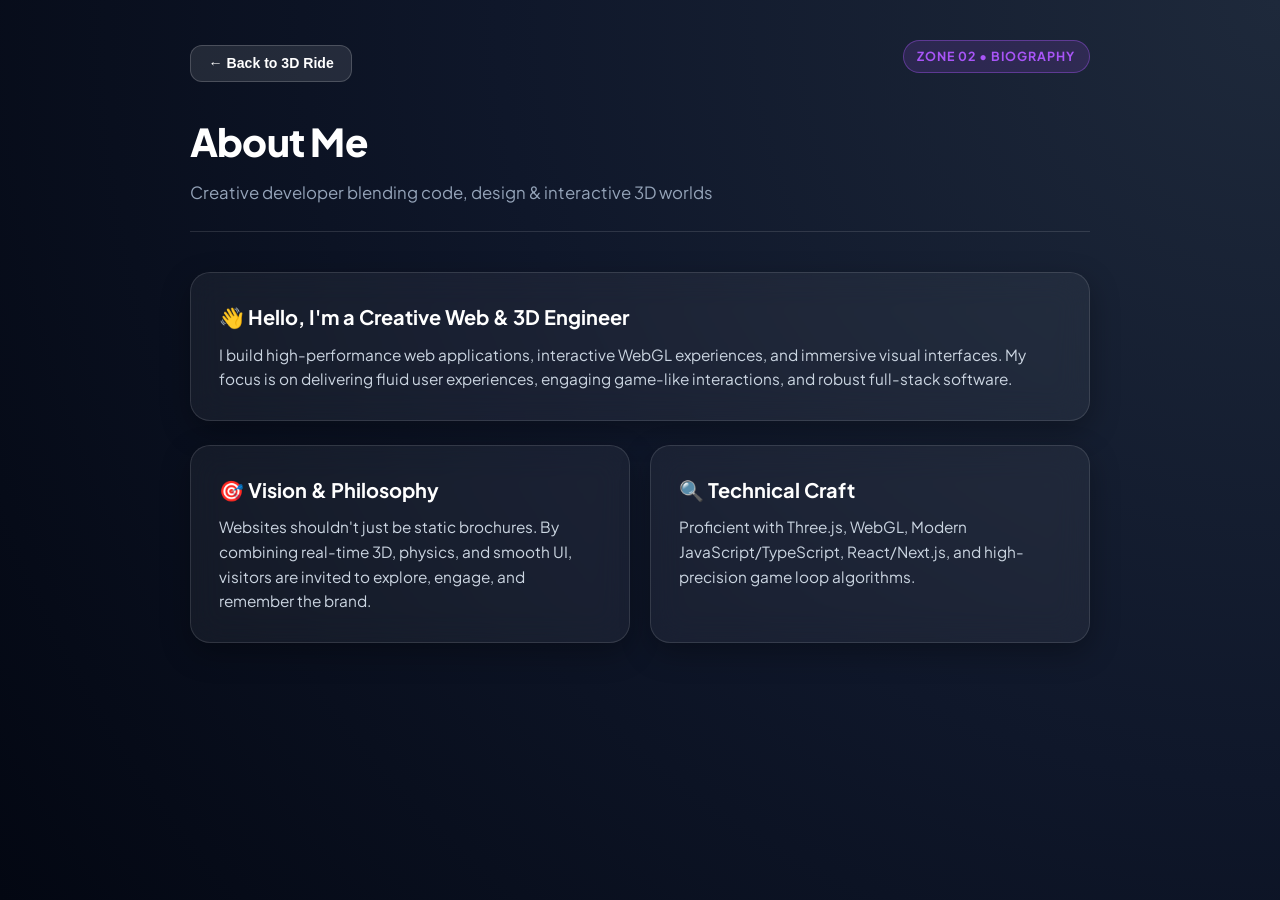
<file: pages/about.html>
<!DOCTYPE html>
<html lang="en">
<head>
  <meta charset="UTF-8">
  <meta name="viewport" content="width=device-width, initial-scale=1.0">
  <title>Zone 2: About Me</title>
  <link rel="stylesheet" href="pages.css">
  <link href="https://fonts.googleapis.com/css2?family=Plus+Jakarta+Sans:wght@400;500;600;700;800&display=swap" rel="stylesheet">
</head>
<body>
  <div class="page-container">
    <div class="back-bar">
      <button class="back-btn" onclick="window.parent.closePageModal ? window.parent.closePageModal() : window.history.back()">
        ← Back to 3D Ride
      </button>
      <span class="badge" style="color: #a855f7; border-color: rgba(168, 85, 247, 0.4); background: rgba(168, 85, 247, 0.15);">Zone 02 • Biography</span>
    </div>

    <header class="page-header">
      <h1 class="page-title">About Me</h1>
      <p class="page-subtitle">Creative developer blending code, design & interactive 3D worlds</p>
    </header>

    <div class="card">
      <h3>👋 Hello, I'm a Creative Web & 3D Engineer</h3>
      <p>I build high-performance web applications, interactive WebGL experiences, and immersive visual interfaces. My focus is on delivering fluid user experiences, engaging game-like interactions, and robust full-stack software.</p>
    </div>

    <div class="grid-2">
      <div class="card">
        <h3>🎯 Vision & Philosophy</h3>
        <p>Websites shouldn't just be static brochures. By combining real-time 3D, physics, and smooth UI, visitors are invited to explore, engage, and remember the brand.</p>
      </div>
      <div class="card">
        <h3>🔍 Technical Craft</h3>
        <p>Proficient with Three.js, WebGL, Modern JavaScript/TypeScript, React/Next.js, and high-precision game loop algorithms.</p>
      </div>
    </div>
  </div>
</body>
</html>
</file>
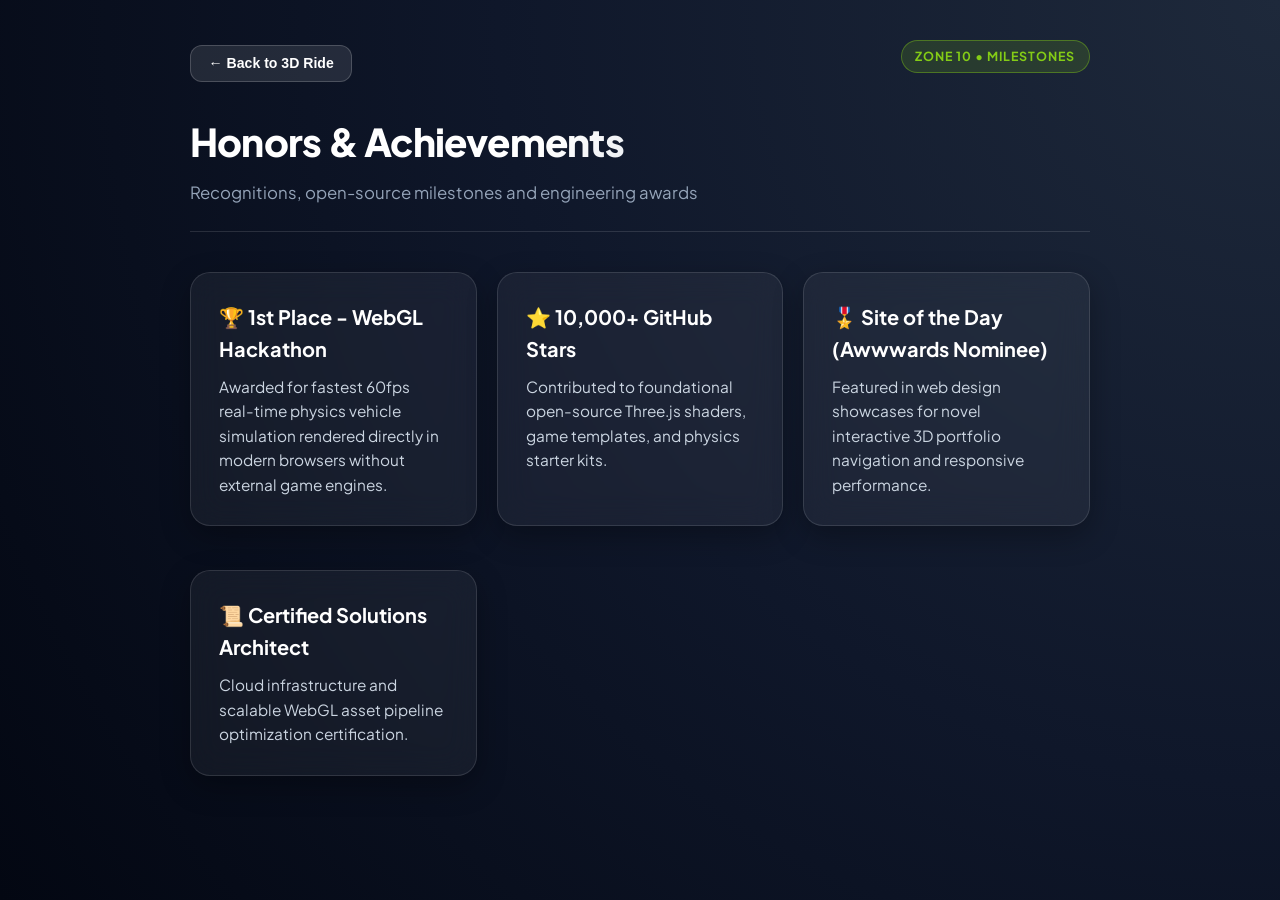
<file: pages/achievements.html>
<!DOCTYPE html>
<html lang="en">
<head>
  <meta charset="UTF-8">
  <meta name="viewport" content="width=device-width, initial-scale=1.0">
  <title>Zone 10: Achievements</title>
  <link rel="stylesheet" href="pages.css">
  <link href="https://fonts.googleapis.com/css2?family=Plus+Jakarta+Sans:wght@400;500;600;700;800&display=swap" rel="stylesheet">
</head>
<body>
  <div class="page-container">
    <div class="back-bar">
      <button class="back-btn" onclick="window.parent.closePageModal ? window.parent.closePageModal() : window.history.back()">
        ← Back to 3D Ride
      </button>
      <span class="badge" style="color: #84cc16; border-color: rgba(132, 204, 22, 0.4); background: rgba(132, 204, 22, 0.15);">Zone 10 • Milestones</span>
    </div>

    <header class="page-header">
      <h1 class="page-title">Honors & Achievements</h1>
      <p class="page-subtitle">Recognitions, open-source milestones and engineering awards</p>
    </header>

    <div class="grid-2">
      <div class="card">
        <h3>🏆 1st Place - WebGL Hackathon</h3>
        <p>Awarded for fastest 60fps real-time physics vehicle simulation rendered directly in modern browsers without external game engines.</p>
      </div>

      <div class="card">
        <h3>⭐ 10,000+ GitHub Stars</h3>
        <p>Contributed to foundational open-source Three.js shaders, game templates, and physics starter kits.</p>
      </div>

      <div class="card">
        <h3>🎖️ Site of the Day (Awwwards Nominee)</h3>
        <p>Featured in web design showcases for novel interactive 3D portfolio navigation and responsive performance.</p>
      </div>

      <div class="card">
        <h3>📜 Certified Solutions Architect</h3>
        <p>Cloud infrastructure and scalable WebGL asset pipeline optimization certification.</p>
      </div>
    </div>
  </div>
</body>
</html>
</file>
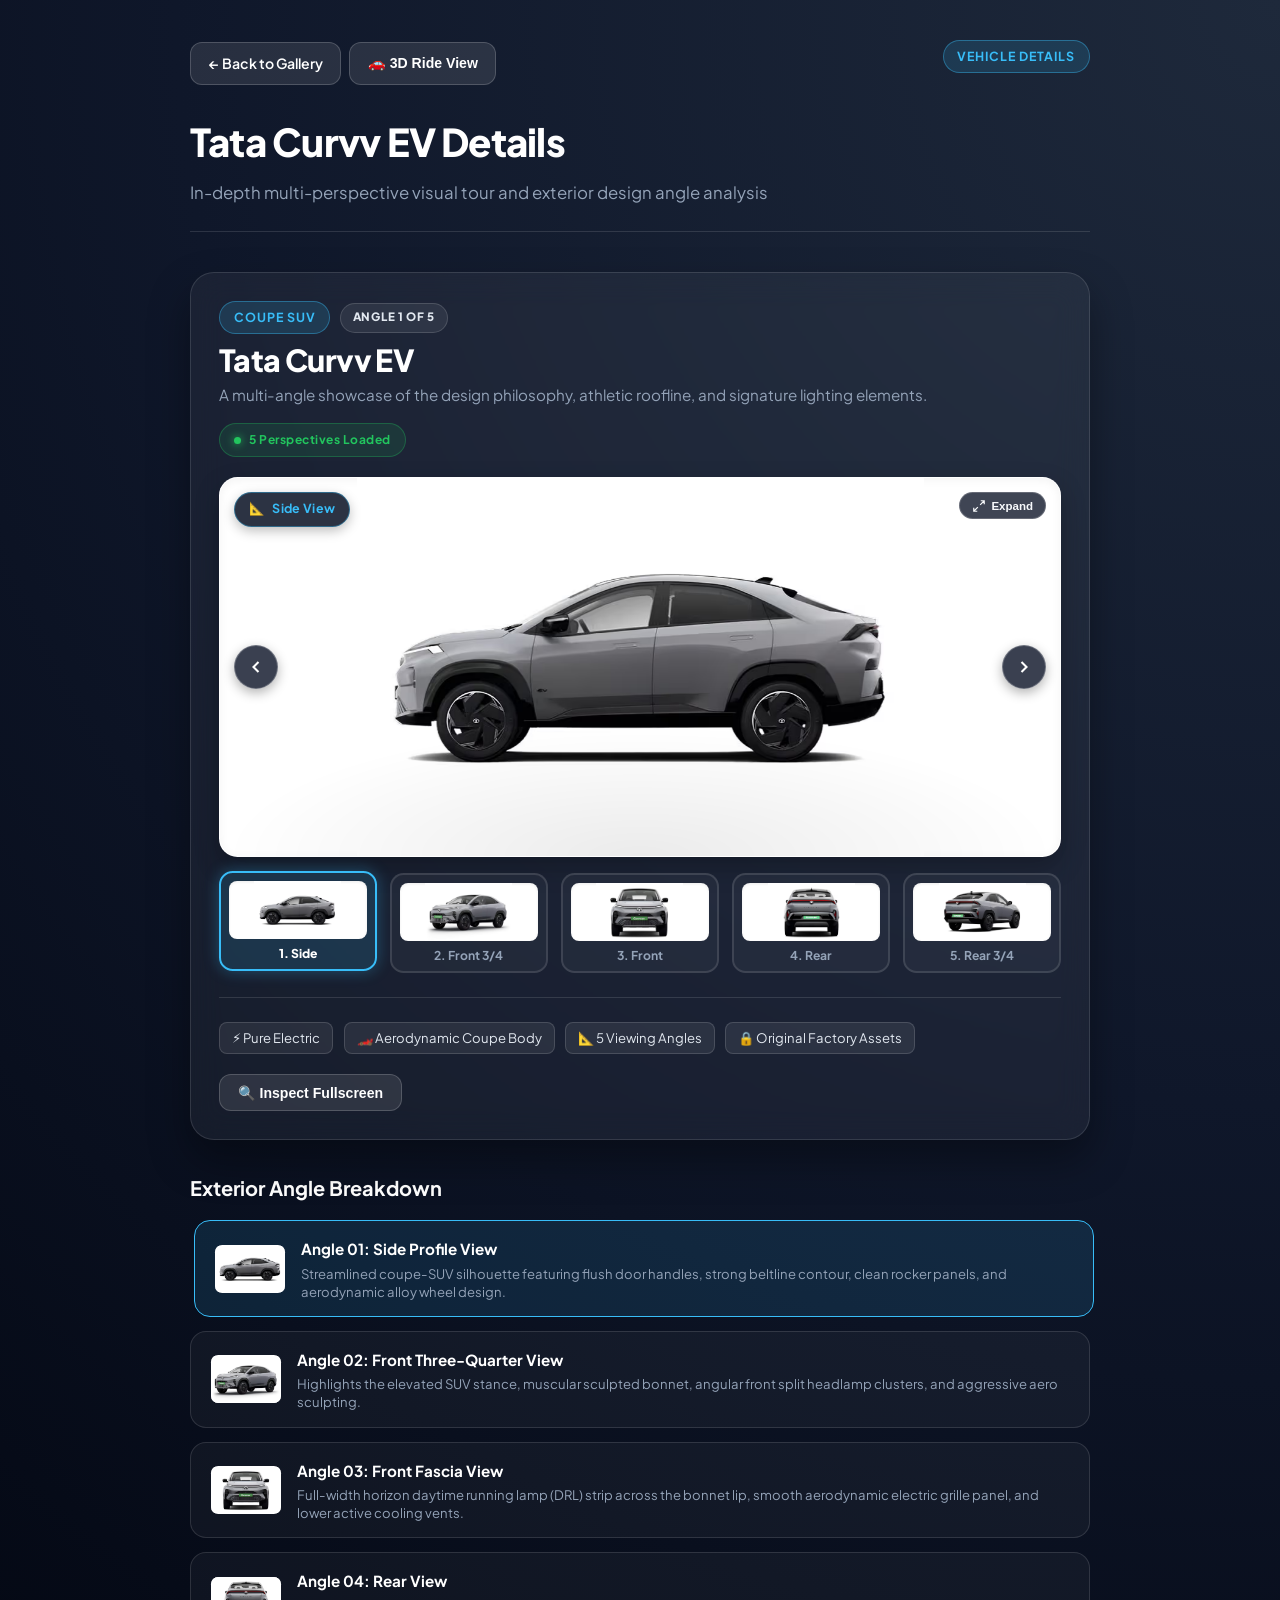
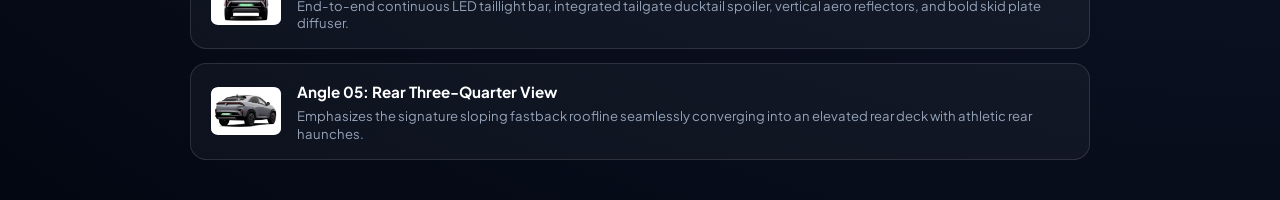
<file: pages/car-details.html>
<!DOCTYPE html>
<html lang="en">
<head>
  <meta charset="UTF-8">
  <meta name="viewport" content="width=device-width, initial-scale=1.0">
  <title>Tata Curvv EV - Vehicle Details & Multi-Angle Showcase</title>
  <link rel="stylesheet" href="pages.css">
  <link rel="preconnect" href="https://fonts.googleapis.com">
  <link rel="preconnect" href="https://fonts.gstatic.com" crossorigin>
  <link href="https://fonts.googleapis.com/css2?family=Plus+Jakarta+Sans:wght@400;500;600;700;800&display=swap" rel="stylesheet">
</head>
<body>
  <div class="page-container">
    <div class="back-bar">
      <div style="display: flex; gap: 0.5rem; flex-wrap: wrap;">
        <a href="gallery.html" class="back-btn">
          ← Back to Gallery
        </a>
        <button class="back-btn" onclick="window.parent.closePageModal ? window.parent.closePageModal() : (window.history.length > 1 ? window.history.back() : window.location.href='../index.html')">
          🚗 3D Ride View
        </button>
      </div>
      <span class="badge" style="color: #38bdf8; border-color: rgba(56, 189, 248, 0.4); background: rgba(56, 189, 248, 0.15);">
        Vehicle Details
      </span>
    </div>

    <header class="page-header">
      <h1 class="page-title">Tata Curvv EV Details</h1>
      <p class="page-subtitle">In-depth multi-perspective visual tour and exterior design angle analysis</p>
    </header>

    <!-- Main Car Gallery Showcase Component -->
    <section class="car-card" id="curvv-showcase" aria-labelledby="details-car-title">
      <div class="car-card-header">
        <div>
          <div class="car-badge-row">
            <span class="badge" style="color: #38bdf8; border-color: rgba(56, 189, 248, 0.4); background: rgba(56, 189, 248, 0.15); margin-bottom: 0;">
              Coupe SUV
            </span>
            <span class="view-indicator-pill" id="view-indicator">Angle 1 of 5</span>
          </div>
          <h2 class="car-title" id="details-car-title">Tata Curvv EV</h2>
          <p class="car-subtitle">A multi-angle showcase of the design philosophy, athletic roofline, and signature lighting elements.</p>
        </div>
        <div class="car-status-pill">
          <span class="pulse-dot"></span>
          <span>5 Perspectives Loaded</span>
        </div>
      </div>

      <!-- Main Interactive Image Area (Contain, Consistent Proportions, Zero Layout Shift) -->
      <div class="car-stage-wrapper">
        <div class="car-stage" title="Click to view fullscreen">
          <img 
            id="main-car-img" 
            src="../public/assets/images/tata-curvv-ev-side.png" 
            alt="Tata Curvv EV - Side view" 
            class="car-main-img" 
            width="930" 
            height="620"
          >

          <!-- Floating Angle Label Pill -->
          <div class="angle-floating-tag">
            <span>📐</span>
            <span id="angle-tag-text">Side View</span>
          </div>

          <!-- Zoom Hint -->
          <button class="stage-zoom-hint" id="stage-zoom-hint" aria-label="Open fullscreen image view">
            <svg width="14" height="14" viewBox="0 0 24 24" fill="none" stroke="currentColor" stroke-width="2">
              <path d="M15 3h6v6M9 21H3v-6M21 3l-7 7M3 21l7-7"/>
            </svg>
            <span>Expand</span>
          </button>

          <!-- Navigation Arrow Buttons -->
          <button class="gallery-nav-btn prev" id="car-prev-btn" aria-label="Previous angle" title="Previous Angle">
            <svg width="20" height="20" viewBox="0 0 24 24" fill="none" stroke="currentColor" stroke-width="2.5">
              <polyline points="15 18 9 12 15 6"></polyline>
            </svg>
          </button>
          <button class="gallery-nav-btn next" id="car-next-btn" aria-label="Next angle" title="Next Angle">
            <svg width="20" height="20" viewBox="0 0 24 24" fill="none" stroke="currentColor" stroke-width="2.5">
              <polyline points="9 18 15 12 9 6"></polyline>
            </svg>
          </button>
        </div>

        <!-- 5-Angle Thumbnail Gallery Navigation Strip -->
        <div class="thumbnail-strip" role="tablist" aria-label="Tata Curvv EV 5 Image Views">
          <button class="thumb-btn active" data-index="0" role="tab" aria-selected="true" aria-label="View 1: Side view">
            <div class="thumb-img-wrap">
              <img src="../public/assets/images/tata-curvv-ev-side.png" alt="Thumbnail Side View" width="930" height="620">
            </div>
            <span class="thumb-label">1. Side</span>
          </button>

          <button class="thumb-btn" data-index="1" role="tab" aria-selected="false" aria-label="View 2: Front three-quarter view">
            <div class="thumb-img-wrap">
              <img src="../public/assets/images/tata-curvv-ev-front-three-quarter.png" alt="Thumbnail Front 3/4 View" width="930" height="620">
            </div>
            <span class="thumb-label">2. Front 3/4</span>
          </button>

          <button class="thumb-btn" data-index="2" role="tab" aria-selected="false" aria-label="View 3: Front view">
            <div class="thumb-img-wrap">
              <img src="../public/assets/images/tata-curvv-ev-front.png" alt="Thumbnail Front View" width="930" height="620">
            </div>
            <span class="thumb-label">3. Front</span>
          </button>

          <button class="thumb-btn" data-index="3" role="tab" aria-selected="false" aria-label="View 4: Rear view">
            <div class="thumb-img-wrap">
              <img src="../public/assets/images/tata-curvv-ev-rear.png" alt="Thumbnail Rear View" width="930" height="620">
            </div>
            <span class="thumb-label">4. Rear</span>
          </button>

          <button class="thumb-btn" data-index="4" role="tab" aria-selected="false" aria-label="View 5: Rear three-quarter view">
            <div class="thumb-img-wrap">
              <img src="../public/assets/images/tata-curvv-ev-rear-three-quarter.png" alt="Thumbnail Rear 3/4 View" width="930" height="620">
            </div>
            <span class="thumb-label">5. Rear 3/4</span>
          </button>
        </div>
      </div>

      <div class="car-footer">
        <div class="car-tags-row">
          <span class="skill-tag">⚡ Pure Electric</span>
          <span class="skill-tag">🏎️ Aerodynamic Coupe Body</span>
          <span class="skill-tag">📐 5 Viewing Angles</span>
          <span class="skill-tag">🔒 Original Factory Assets</span>
        </div>
        <div class="car-actions-group">
          <button class="back-btn" id="open-lightbox-btn" type="button">
            <span>🔍 Inspect Fullscreen</span>
          </button>
        </div>
      </div>
    </section>

    <!-- Angle Breakdown List (Click to switch angle immediately) -->
    <h3 style="margin-bottom: 1rem; color: #ffffff;">Exterior Angle Breakdown</h3>
    <div class="angle-card-list">
      <div class="angle-spec-item active" data-angle-index="0" title="Click to view Side angle">
        <div class="angle-mini-preview">
          <img src="../public/assets/images/tata-curvv-ev-side.png" alt="Mini Side View" width="930" height="620">
        </div>
        <div class="angle-spec-text">
          <h4>Angle 01: Side Profile View</h4>
          <p>Streamlined coupe-SUV silhouette featuring flush door handles, strong beltline contour, clean rocker panels, and aerodynamic alloy wheel design.</p>
        </div>
      </div>

      <div class="angle-spec-item" data-angle-index="1" title="Click to view Front 3/4 angle">
        <div class="angle-mini-preview">
          <img src="../public/assets/images/tata-curvv-ev-front-three-quarter.png" alt="Mini Front 3/4 View" width="930" height="620">
        </div>
        <div class="angle-spec-text">
          <h4>Angle 02: Front Three-Quarter View</h4>
          <p>Highlights the elevated SUV stance, muscular sculpted bonnet, angular front split headlamp clusters, and aggressive aero sculpting.</p>
        </div>
      </div>

      <div class="angle-spec-item" data-angle-index="2" title="Click to view Front angle">
        <div class="angle-mini-preview">
          <img src="../public/assets/images/tata-curvv-ev-front.png" alt="Mini Front View" width="930" height="620">
        </div>
        <div class="angle-spec-text">
          <h4>Angle 03: Front Fascia View</h4>
          <p>Full-width horizon daytime running lamp (DRL) strip across the bonnet lip, smooth aerodynamic electric grille panel, and lower active cooling vents.</p>
        </div>
      </div>

      <div class="angle-spec-item" data-angle-index="3" title="Click to view Rear angle">
        <div class="angle-mini-preview">
          <img src="../public/assets/images/tata-curvv-ev-rear.png" alt="Mini Rear View" width="930" height="620">
        </div>
        <div class="angle-spec-text">
          <h4>Angle 04: Rear View</h4>
          <p>End-to-end continuous LED taillight bar, integrated tailgate ducktail spoiler, vertical aero reflectors, and bold skid plate diffuser.</p>
        </div>
      </div>

      <div class="angle-spec-item" data-angle-index="4" title="Click to view Rear 3/4 angle">
        <div class="angle-mini-preview">
          <img src="../public/assets/images/tata-curvv-ev-rear-three-quarter.png" alt="Mini Rear 3/4 View" width="930" height="620">
        </div>
        <div class="angle-spec-text">
          <h4>Angle 05: Rear Three-Quarter View</h4>
          <p>Emphasizes the signature sloping fastback roofline seamlessly converging into an elevated rear deck with athletic rear haunches.</p>
        </div>
      </div>
    </div>
  </div>

  <!-- Fullscreen Lightbox Modal -->
  <div id="car-lightbox-modal" class="car-lightbox" role="dialog" aria-modal="true" aria-label="Vehicle Fullscreen Viewer">
    <div class="lightbox-topbar">
      <div class="lightbox-title-box">
        <span class="badge" style="color: #38bdf8; border-color: rgba(56, 189, 248, 0.4); background: rgba(56, 189, 248, 0.15); margin-bottom: 0;">
          Tata Curvv EV
        </span>
        <h3 id="lightbox-angle-title" style="margin: 0; font-size: 1.15rem; color: #fff;">Side View (1/5)</h3>
      </div>
      <button id="close-lightbox-btn" class="lightbox-close-btn" aria-label="Close fullscreen modal">&times;</button>
    </div>

    <div class="lightbox-body">
      <button class="gallery-nav-btn prev" id="lightbox-prev-btn" aria-label="Previous angle" style="left: 20px;">
        <svg width="24" height="24" viewBox="0 0 24 24" fill="none" stroke="currentColor" stroke-width="2.5">
          <polyline points="15 18 9 12 15 6"></polyline>
        </svg>
      </button>

      <div class="lightbox-stage">
        <img id="lightbox-car-img" src="../public/assets/images/tata-curvv-ev-side.png" alt="Tata Curvv EV High Resolution View" class="lightbox-img">
      </div>

      <button class="gallery-nav-btn next" id="lightbox-next-btn" aria-label="Next angle" style="right: 20px;">
        <svg width="24" height="24" viewBox="0 0 24 24" fill="none" stroke="currentColor" stroke-width="2.5">
          <polyline points="9 18 15 12 9 6"></polyline>
        </svg>
      </button>
    </div>

    <div class="lightbox-caption-bar">
      <p id="lightbox-caption">Side view: Streamlined coupe-SUV silhouette with flush door handles and aerodynamic alloy design.</p>
      <span style="font-size: 0.78rem; color: #94a3b8; display: block; margin-top: 4px;">Use ← and → arrow keys to navigate, Esc to close</span>
    </div>
  </div>

  <script type="module">
    import { initCarGallery } from './car-gallery.js';
    initCarGallery({ container: document.getElementById('curvv-showcase') });
  </script>
</body>
</html>
</file>
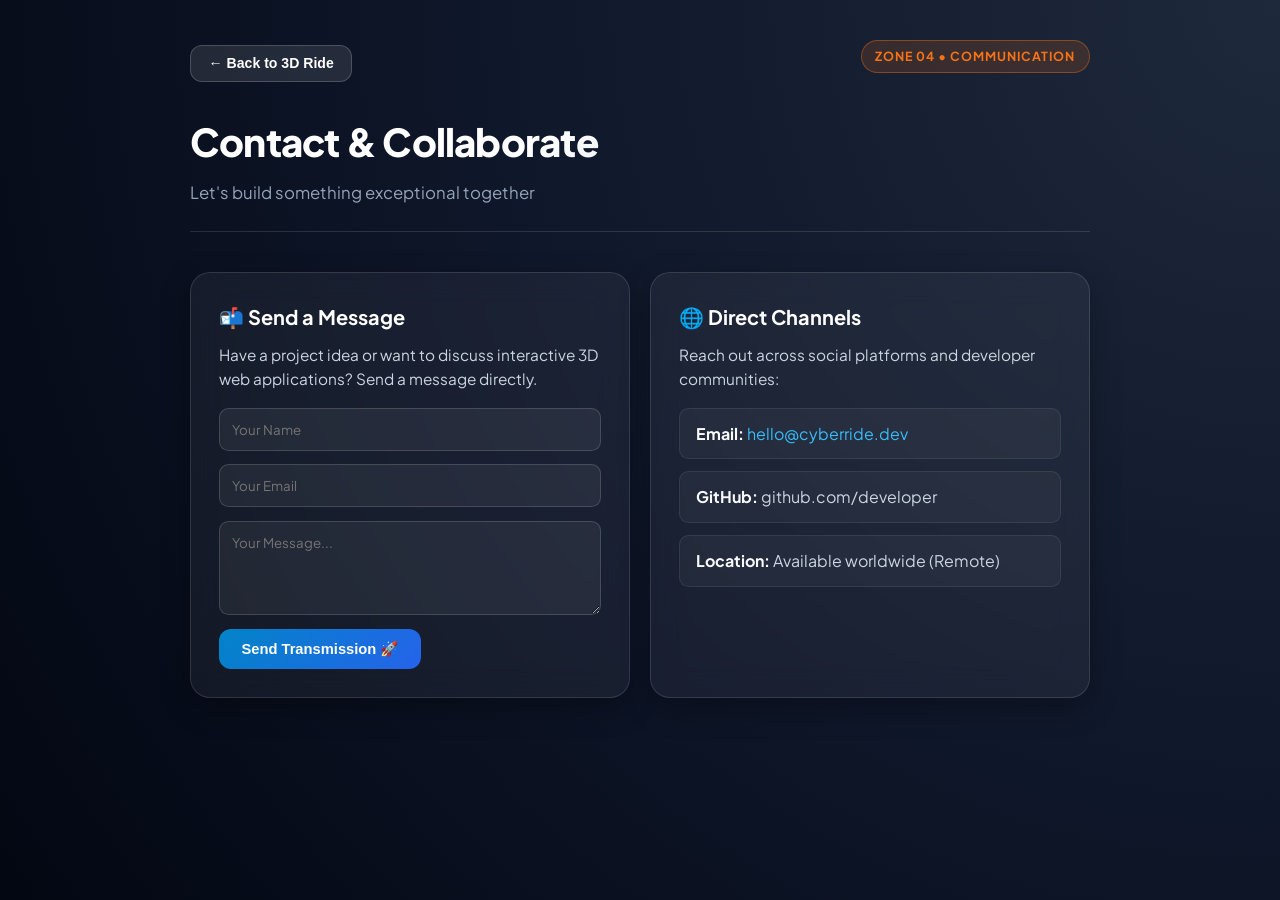
<file: pages/contact.html>
<!DOCTYPE html>
<html lang="en">
<head>
  <meta charset="UTF-8">
  <meta name="viewport" content="width=device-width, initial-scale=1.0">
  <title>Zone 4: Contact Us</title>
  <link rel="stylesheet" href="pages.css">
  <link href="https://fonts.googleapis.com/css2?family=Plus+Jakarta+Sans:wght@400;500;600;700;800&display=swap" rel="stylesheet">
</head>
<body>
  <div class="page-container">
    <div class="back-bar">
      <button class="back-btn" onclick="window.parent.closePageModal ? window.parent.closePageModal() : window.history.back()">
        ← Back to 3D Ride
      </button>
      <span class="badge" style="color: #f97316; border-color: rgba(249, 115, 22, 0.4); background: rgba(249, 115, 22, 0.15);">Zone 04 • Communication</span>
    </div>

    <header class="page-header">
      <h1 class="page-title">Contact & Collaborate</h1>
      <p class="page-subtitle">Let's build something exceptional together</p>
    </header>

    <div class="grid-2">
      <div class="card">
        <h3>📬 Send a Message</h3>
        <p style="margin-bottom: 1rem;">Have a project idea or want to discuss interactive 3D web applications? Send a message directly.</p>
        
        <form onsubmit="event.preventDefault(); alert('Thank you! Your message has been received.');" style="display: flex; flex-direction: column; gap: 0.85rem;">
          <input type="text" placeholder="Your Name" required style="padding: 0.75rem; background: rgba(255,255,255,0.06); border: 1px solid rgba(255,255,255,0.15); border-radius: 0.6rem; color: #fff; font-family: inherit;">
          <input type="email" placeholder="Your Email" required style="padding: 0.75rem; background: rgba(255,255,255,0.06); border: 1px solid rgba(255,255,255,0.15); border-radius: 0.6rem; color: #fff; font-family: inherit;">
          <textarea placeholder="Your Message..." rows="4" required style="padding: 0.75rem; background: rgba(255,255,255,0.06); border: 1px solid rgba(255,255,255,0.15); border-radius: 0.6rem; color: #fff; font-family: inherit; resize: vertical;"></textarea>
          <button type="submit" class="btn-primary" style="align-self: flex-start;">Send Transmission 🚀</button>
        </form>
      </div>

      <div class="card">
        <h3>🌐 Direct Channels</h3>
        <p style="margin-bottom: 1rem;">Reach out across social platforms and developer communities:</p>
        <div style="display: flex; flex-direction: column; gap: 0.75rem;">
          <div style="background: rgba(255,255,255,0.04); padding: 0.75rem 1rem; border-radius: 0.6rem; border: 1px solid rgba(255,255,255,0.08);">
            <strong>Email:</strong> <span style="color: #38bdf8;">hello@cyberride.dev</span>
          </div>
          <div style="background: rgba(255,255,255,0.04); padding: 0.75rem 1rem; border-radius: 0.6rem; border: 1px solid rgba(255,255,255,0.08);">
            <strong>GitHub:</strong> <span style="color: #cbd5e1;">github.com/developer</span>
          </div>
          <div style="background: rgba(255,255,255,0.04); padding: 0.75rem 1rem; border-radius: 0.6rem; border: 1px solid rgba(255,255,255,0.08);">
            <strong>Location:</strong> <span style="color: #cbd5e1;">Available worldwide (Remote)</span>
          </div>
        </div>
      </div>
    </div>
  </div>
</body>
</html>
</file>
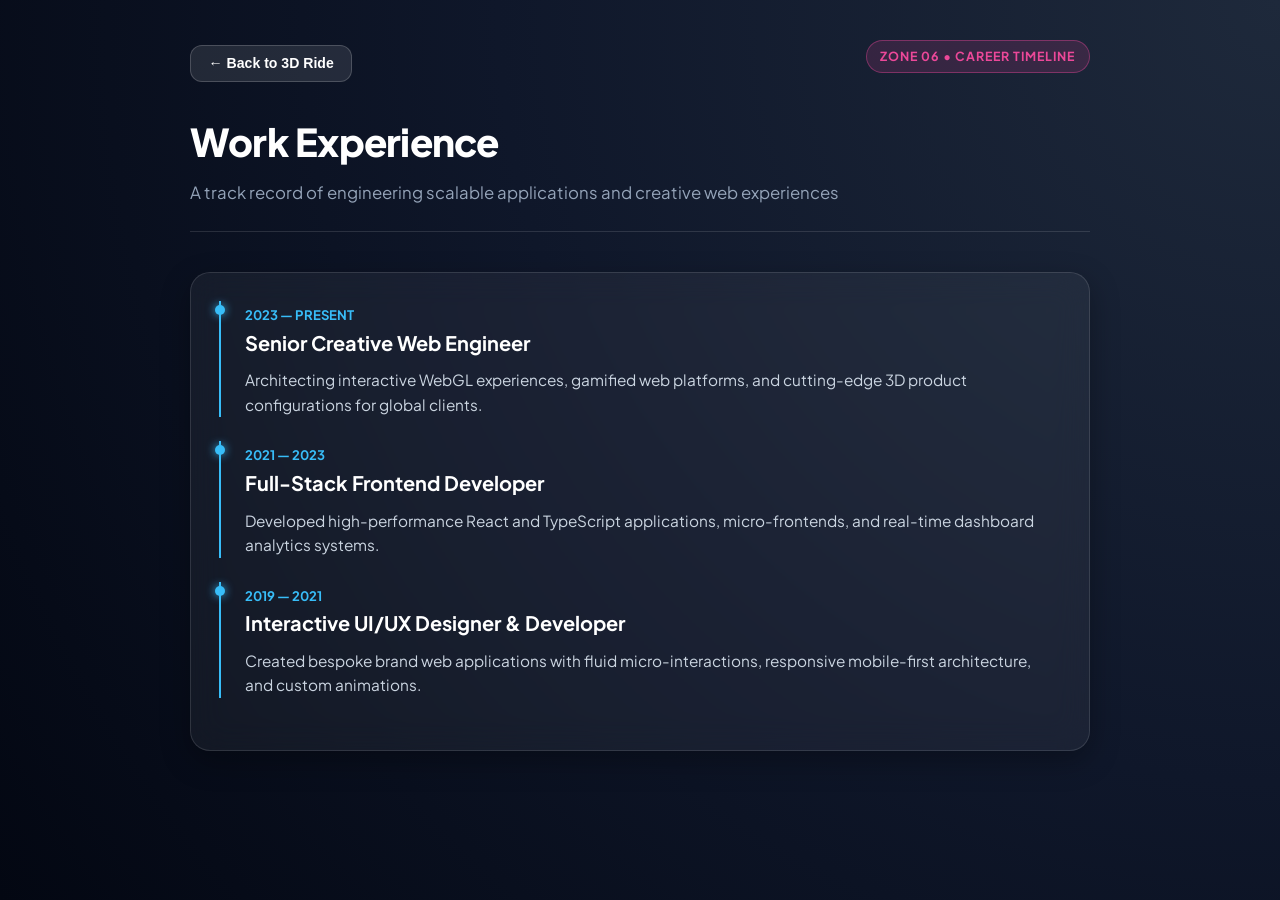
<file: pages/experience.html>
<!DOCTYPE html>
<html lang="en">
<head>
  <meta charset="UTF-8">
  <meta name="viewport" content="width=device-width, initial-scale=1.0">
  <title>Zone 6: Experience</title>
  <link rel="stylesheet" href="pages.css">
  <link href="https://fonts.googleapis.com/css2?family=Plus+Jakarta+Sans:wght@400;500;600;700;800&display=swap" rel="stylesheet">
</head>
<body>
  <div class="page-container">
    <div class="back-bar">
      <button class="back-btn" onclick="window.parent.closePageModal ? window.parent.closePageModal() : window.history.back()">
        ← Back to 3D Ride
      </button>
      <span class="badge" style="color: #ec4899; border-color: rgba(236, 72, 153, 0.4); background: rgba(236, 72, 153, 0.15);">Zone 06 • Career Timeline</span>
    </div>

    <header class="page-header">
      <h1 class="page-title">Work Experience</h1>
      <p class="page-subtitle">A track record of engineering scalable applications and creative web experiences</p>
    </header>

    <div class="card">
      <div class="timeline-item">
        <span class="timeline-date">2023 — Present</span>
        <h3>Senior Creative Web Engineer</h3>
        <p>Architecting interactive WebGL experiences, gamified web platforms, and cutting-edge 3D product configurations for global clients.</p>
      </div>

      <div class="timeline-item">
        <span class="timeline-date">2021 — 2023</span>
        <h3>Full-Stack Frontend Developer</h3>
        <p>Developed high-performance React and TypeScript applications, micro-frontends, and real-time dashboard analytics systems.</p>
      </div>

      <div class="timeline-item">
        <span class="timeline-date">2019 — 2021</span>
        <h3>Interactive UI/UX Designer & Developer</h3>
        <p>Created bespoke brand web applications with fluid micro-interactions, responsive mobile-first architecture, and custom animations.</p>
      </div>
    </div>
  </div>
</body>
</html>
</file>
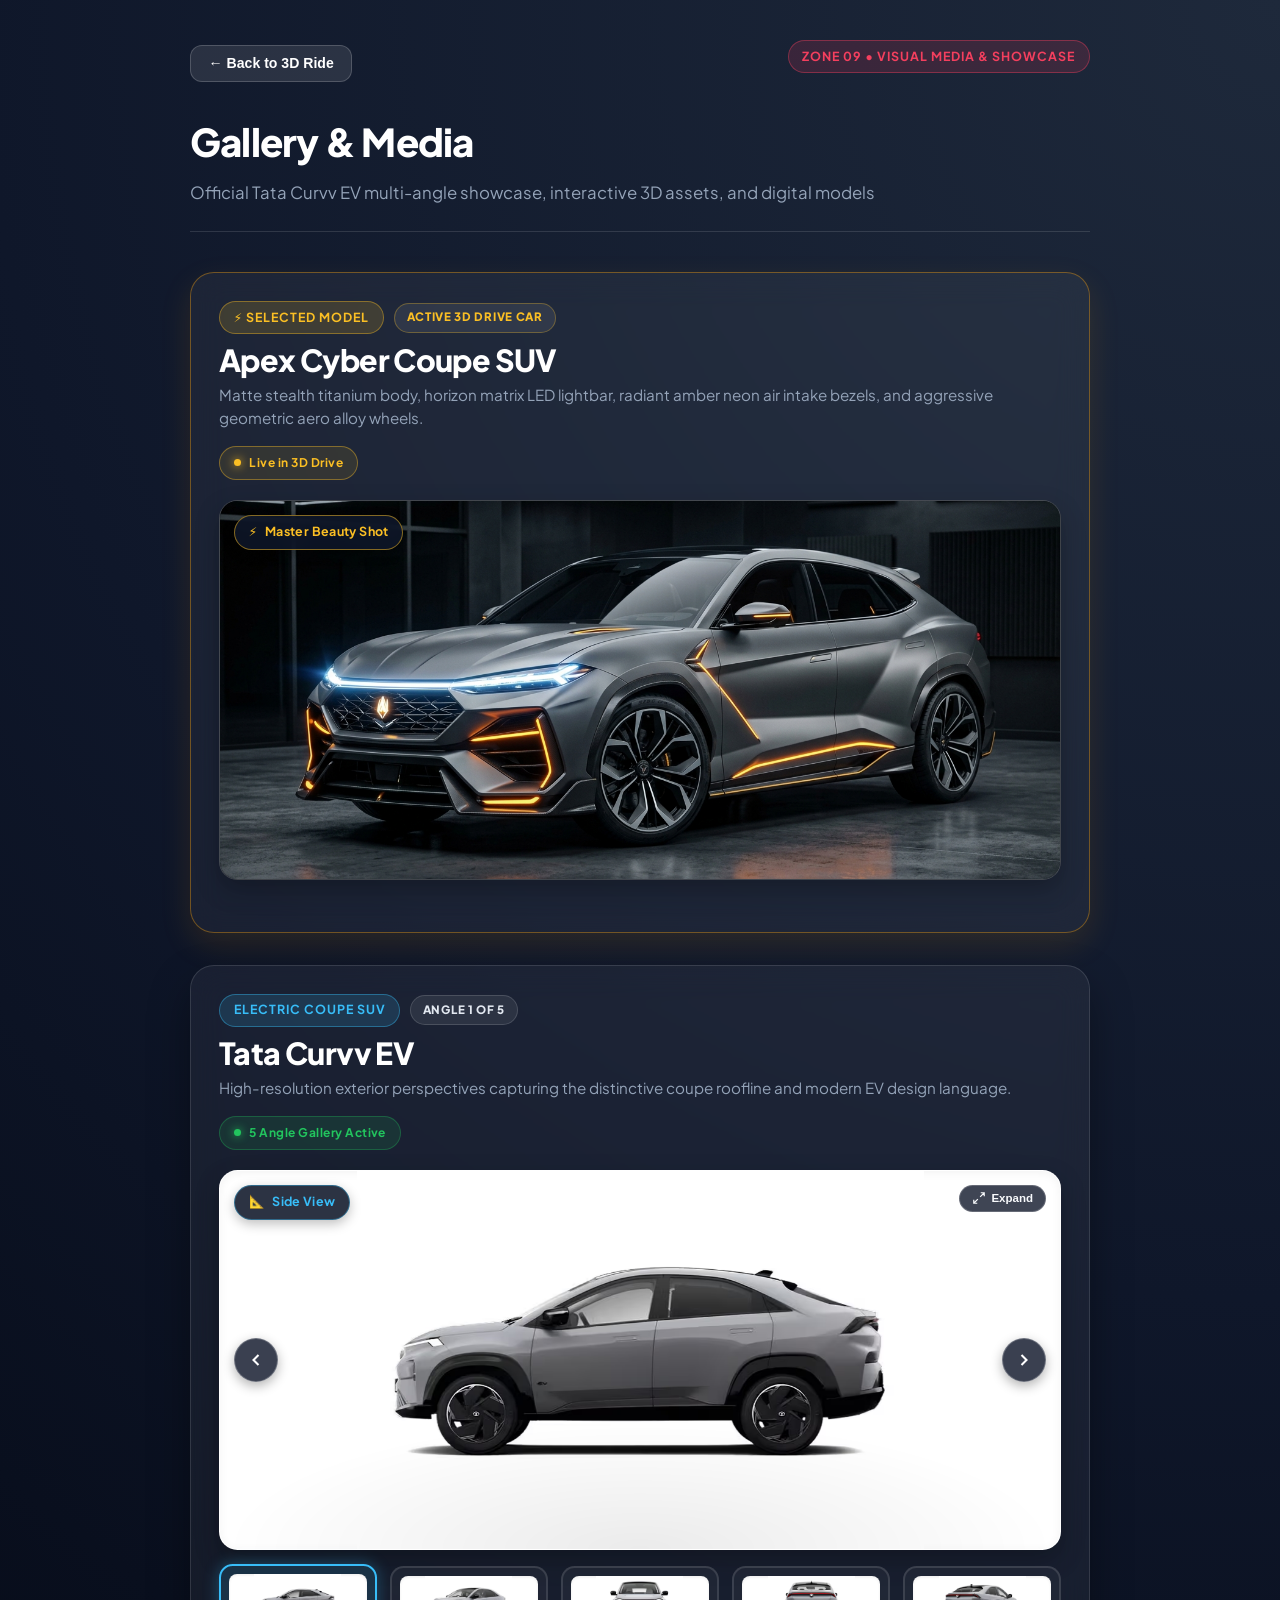
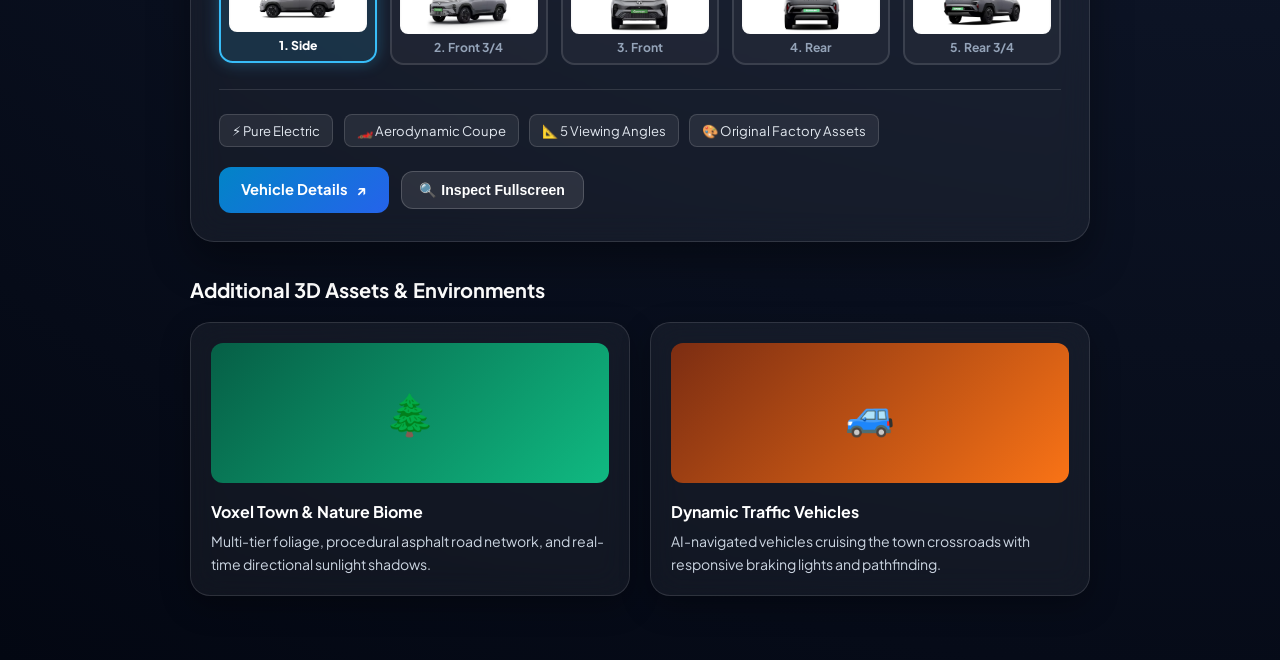
<file: pages/gallery.html>
<!DOCTYPE html>
<html lang="en">
<head>
  <meta charset="UTF-8">
  <meta name="viewport" content="width=device-width, initial-scale=1.0">
  <title>Zone 9: Gallery & Media - Tata Curvv EV Showcase</title>
  <link rel="stylesheet" href="pages.css">
  <link rel="preconnect" href="https://fonts.googleapis.com">
  <link rel="preconnect" href="https://fonts.gstatic.com" crossorigin>
  <link href="https://fonts.googleapis.com/css2?family=Plus+Jakarta+Sans:wght@400;500;600;700;800&display=swap" rel="stylesheet">
</head>
<body>
  <div class="page-container">
    <div class="back-bar">
      <button class="back-btn" onclick="window.parent.closePageModal ? window.parent.closePageModal() : window.history.back()">
        ← Back to 3D Ride
      </button>
      <span class="badge" style="color: #f43f5e; border-color: rgba(244, 63, 94, 0.4); background: rgba(244, 63, 94, 0.15);">
        Zone 09 • Visual Media & Showcase
      </span>
    </div>

    <header class="page-header">
      <h1 class="page-title">Gallery & Media</h1>
      <p class="page-subtitle">Official Tata Curvv EV multi-angle showcase, interactive 3D assets, and digital models</p>
    </header>

    <!-- Premier Hero Vehicle: Apex Cyber Coupe SUV -->
    <section class="car-card" id="apex-showcase" style="border-color: rgba(245, 158, 11, 0.4); box-shadow: 0 12px 32px rgba(245, 158, 11, 0.12); margin-bottom: 32px;">
      <div class="car-card-header">
        <div>
          <div class="car-badge-row">
            <span class="badge" style="color: #fbbf24; border-color: rgba(251, 191, 36, 0.4); background: rgba(251, 191, 36, 0.15); margin-bottom: 0;">
              ⚡ Selected Model
            </span>
            <span class="view-indicator-pill" style="border-color: rgba(251, 191, 36, 0.3); color: #fbbf24;">Active 3D Drive Car</span>
          </div>
          <h2 class="car-title" style="color: #ffffff;">Apex Cyber Coupe SUV</h2>
          <p class="car-subtitle">Matte stealth titanium body, horizon matrix LED lightbar, radiant amber neon air intake bezels, and aggressive geometric aero alloy wheels.</p>
        </div>
        <div class="car-status-pill" style="border-color: rgba(251, 191, 36, 0.4); background: rgba(251, 191, 36, 0.1);">
          <span class="pulse-dot" style="background: #fbbf24; box-shadow: 0 0 10px #fbbf24;"></span>
          <span style="color: #fbbf24;">Live in 3D Drive</span>
        </div>
      </div>

      <div class="car-stage-wrapper">
        <div class="car-stage" style="background: linear-gradient(135deg, #0f141c 0%, #171d26 100%);">
          <img 
            src="../public/assets/images/apex-cyber-suv.jpg" 
            alt="Apex Cyber Coupe SUV" 
            class="car-main-img" 
            style="border-radius: 12px; object-fit: cover; max-height: 520px; width: 100%;"
          >
          <div class="angle-floating-tag" style="background: rgba(15, 23, 42, 0.85); border-color: rgba(251, 191, 36, 0.5); color: #fbbf24;">
            <span>⚡</span>
            <span>Master Beauty Shot</span>
          </div>
        </div>
      </div>
    </section>

    <!-- Professional Car Listing Section: Tata Curvv EV Multi-Angle Gallery -->
    <section class="car-card" id="curvv-showcase" aria-labelledby="car-title-heading">
      <div class="car-card-header">
        <div>
          <div class="car-badge-row">
            <span class="badge" style="color: #38bdf8; border-color: rgba(56, 189, 248, 0.4); background: rgba(56, 189, 248, 0.15); margin-bottom: 0;">
              Electric Coupe SUV
            </span>
            <span class="view-indicator-pill" id="view-indicator">Angle 1 of 5</span>
          </div>
          <h2 class="car-title" id="car-title-heading">Tata Curvv EV</h2>
          <p class="car-subtitle">High-resolution exterior perspectives capturing the distinctive coupe roofline and modern EV design language.</p>
        </div>
        <div class="car-status-pill">
          <span class="pulse-dot"></span>
          <span>5 Angle Gallery Active</span>
        </div>
      </div>

      <!-- Main Interactive Image Area (Contain, Consistent Proportions, Zero Layout Shift) -->
      <div class="car-stage-wrapper">
        <div class="car-stage" title="Click to view fullscreen">
          <img 
            id="main-car-img" 
            src="../public/assets/images/tata-curvv-ev-side.png" 
            alt="Tata Curvv EV - Side view" 
            class="car-main-img" 
            width="930" 
            height="620"
          >

          <!-- Floating Angle Label Pill -->
          <div class="angle-floating-tag">
            <span>📐</span>
            <span id="angle-tag-text">Side View</span>
          </div>

          <!-- Zoom Hint -->
          <button class="stage-zoom-hint" id="stage-zoom-hint" aria-label="Open fullscreen image view">
            <svg width="14" height="14" viewBox="0 0 24 24" fill="none" stroke="currentColor" stroke-width="2">
              <path d="M15 3h6v6M9 21H3v-6M21 3l-7 7M3 21l7-7"/>
            </svg>
            <span>Expand</span>
          </button>

          <!-- Navigation Arrow Buttons -->
          <button class="gallery-nav-btn prev" id="car-prev-btn" aria-label="Previous angle (or Left Arrow)" title="Previous View">
            <svg width="20" height="20" viewBox="0 0 24 24" fill="none" stroke="currentColor" stroke-width="2.5">
              <polyline points="15 18 9 12 15 6"></polyline>
            </svg>
          </button>
          <button class="gallery-nav-btn next" id="car-next-btn" aria-label="Next angle (or Right Arrow)" title="Next View">
            <svg width="20" height="20" viewBox="0 0 24 24" fill="none" stroke="currentColor" stroke-width="2.5">
              <polyline points="9 18 15 12 9 6"></polyline>
            </svg>
          </button>
        </div>

        <!-- 5-Angle Thumbnail Gallery Navigation Strip -->
        <div class="thumbnail-strip" role="tablist" aria-label="Tata Curvv EV 5 Image Views">
          <button class="thumb-btn active" data-index="0" role="tab" aria-selected="true" aria-label="View 1: Side view">
            <div class="thumb-img-wrap">
              <img src="../public/assets/images/tata-curvv-ev-side.png" alt="Thumbnail Side View" width="930" height="620">
            </div>
            <span class="thumb-label">1. Side</span>
          </button>

          <button class="thumb-btn" data-index="1" role="tab" aria-selected="false" aria-label="View 2: Front three-quarter view">
            <div class="thumb-img-wrap">
              <img src="../public/assets/images/tata-curvv-ev-front-three-quarter.png" alt="Thumbnail Front 3/4 View" width="930" height="620">
            </div>
            <span class="thumb-label">2. Front 3/4</span>
          </button>

          <button class="thumb-btn" data-index="2" role="tab" aria-selected="false" aria-label="View 3: Front view">
            <div class="thumb-img-wrap">
              <img src="../public/assets/images/tata-curvv-ev-front.png" alt="Thumbnail Front View" width="930" height="620">
            </div>
            <span class="thumb-label">3. Front</span>
          </button>

          <button class="thumb-btn" data-index="3" role="tab" aria-selected="false" aria-label="View 4: Rear view">
            <div class="thumb-img-wrap">
              <img src="../public/assets/images/tata-curvv-ev-rear.png" alt="Thumbnail Rear View" width="930" height="620">
            </div>
            <span class="thumb-label">4. Rear</span>
          </button>

          <button class="thumb-btn" data-index="4" role="tab" aria-selected="false" aria-label="View 5: Rear three-quarter view">
            <div class="thumb-img-wrap">
              <img src="../public/assets/images/tata-curvv-ev-rear-three-quarter.png" alt="Thumbnail Rear 3/4 View" width="930" height="620">
            </div>
            <span class="thumb-label">5. Rear 3/4</span>
          </button>
        </div>
      </div>

      <!-- Consistent Specifications & Action Buttons -->
      <div class="car-footer">
        <div class="car-tags-row">
          <span class="skill-tag">⚡ Pure Electric</span>
          <span class="skill-tag">🏎️ Aerodynamic Coupe</span>
          <span class="skill-tag">📐 5 Viewing Angles</span>
          <span class="skill-tag">🎨 Original Factory Assets</span>
        </div>
        <div class="car-actions-group">
          <a href="car-details.html" class="btn-primary" id="view-details-btn">
            <span>Vehicle Details</span> ↗
          </a>
          <button class="back-btn" id="open-lightbox-btn" type="button">
            <span>🔍 Inspect Fullscreen</span>
          </button>
        </div>
      </div>
    </section>

    <!-- Additional Project Media Showcase -->
    <h3 style="margin-bottom: 1rem; color: #ffffff;">Additional 3D Assets & Environments</h3>
    <div class="grid-2">
      <div class="card" style="padding: 1.25rem;">
        <div style="height: 140px; background: linear-gradient(135deg, #065f46, #10b981); border-radius: 0.75rem; display: flex; align-items: center; justify-content: center; font-size: 2.5rem; margin-bottom: 1rem;">
          🌲
        </div>
        <h4 style="color:#fff; margin-bottom: 0.35rem;">Voxel Town & Nature Biome</h4>
        <p style="font-size: 0.88rem; color: #cbd5e1;">Multi-tier foliage, procedural asphalt road network, and real-time directional sunlight shadows.</p>
      </div>

      <div class="card" style="padding: 1.25rem;">
        <div style="height: 140px; background: linear-gradient(135deg, #7c2d12, #f97316); border-radius: 0.75rem; display: flex; align-items: center; justify-content: center; font-size: 2.5rem; margin-bottom: 1rem;">
          🚙
        </div>
        <h4 style="color:#fff; margin-bottom: 0.35rem;">Dynamic Traffic Vehicles</h4>
        <p style="font-size: 0.88rem; color: #cbd5e1;">AI-navigated vehicles cruising the town crossroads with responsive braking lights and pathfinding.</p>
      </div>
    </div>
  </div>

  <!-- Fullscreen Modal / Lightbox -->
  <div id="car-lightbox-modal" class="car-lightbox" role="dialog" aria-modal="true" aria-label="Vehicle Fullscreen Viewer">
    <div class="lightbox-topbar">
      <div class="lightbox-title-box">
        <span class="badge" style="color: #38bdf8; border-color: rgba(56, 189, 248, 0.4); background: rgba(56, 189, 248, 0.15); margin-bottom: 0;">
          Tata Curvv EV
        </span>
        <h3 id="lightbox-angle-title" style="margin: 0; font-size: 1.15rem; color: #fff;">Side View (1/5)</h3>
      </div>
      <button id="close-lightbox-btn" class="lightbox-close-btn" aria-label="Close fullscreen modal">&times;</button>
    </div>

    <div class="lightbox-body">
      <button class="gallery-nav-btn prev" id="lightbox-prev-btn" aria-label="Previous angle" style="left: 20px;">
        <svg width="24" height="24" viewBox="0 0 24 24" fill="none" stroke="currentColor" stroke-width="2.5">
          <polyline points="15 18 9 12 15 6"></polyline>
        </svg>
      </button>

      <div class="lightbox-stage">
        <img id="lightbox-car-img" src="../public/assets/images/tata-curvv-ev-side.png" alt="Tata Curvv EV High Resolution View" class="lightbox-img">
      </div>

      <button class="gallery-nav-btn next" id="lightbox-next-btn" aria-label="Next angle" style="right: 20px;">
        <svg width="24" height="24" viewBox="0 0 24 24" fill="none" stroke="currentColor" stroke-width="2.5">
          <polyline points="9 18 15 12 9 6"></polyline>
        </svg>
      </button>
    </div>

    <div class="lightbox-caption-bar">
      <p id="lightbox-caption">Side view: Streamlined coupe-SUV silhouette with flush door handles and aerodynamic alloy design.</p>
      <span style="font-size: 0.78rem; color: #94a3b8; display: block; margin-top: 4px;">Use ← and → arrow keys to navigate, Esc to close</span>
    </div>
  </div>

  <script type="module">
    import { initCarGallery } from './car-gallery.js';
    initCarGallery({ container: document.getElementById('curvv-showcase') });
  </script>
</body>
</html>
</file>
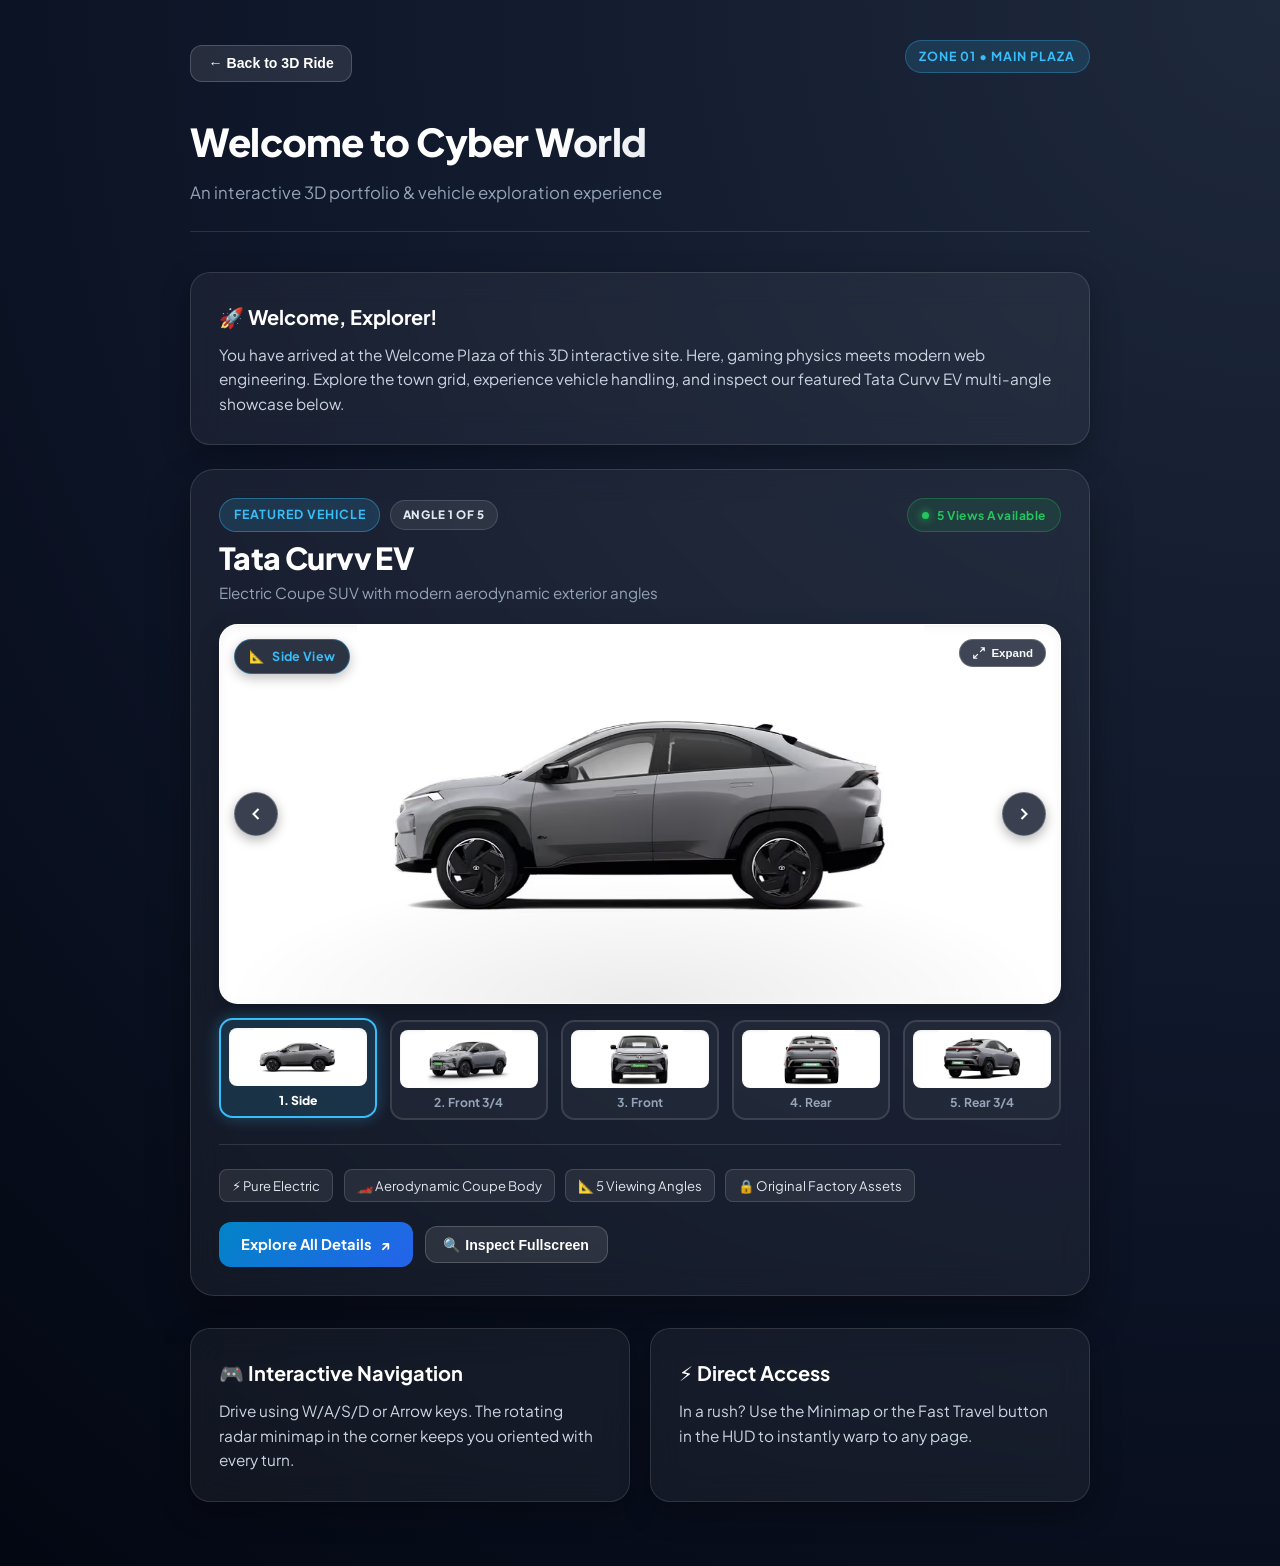
<file: pages/home.html>
<!DOCTYPE html>
<html lang="en">
<head>
  <meta charset="UTF-8">
  <meta name="viewport" content="width=device-width, initial-scale=1.0">
  <title>Zone 1: Home / Welcome - Tata Curvv EV Showcase</title>
  <link rel="stylesheet" href="pages.css">
  <link rel="preconnect" href="https://fonts.googleapis.com">
  <link rel="preconnect" href="https://fonts.gstatic.com" crossorigin>
  <link href="https://fonts.googleapis.com/css2?family=Plus+Jakarta+Sans:wght@400;500;600;700;800&display=swap" rel="stylesheet">
</head>
<body>
  <div class="page-container">
    <div class="back-bar">
      <button class="back-btn" onclick="window.parent.closePageModal ? window.parent.closePageModal() : window.history.back()">
        ← Back to 3D Ride
      </button>
      <span class="badge">Zone 01 • Main Plaza</span>
    </div>

    <header class="page-header">
      <h1 class="page-title">Welcome to Cyber World</h1>
      <p class="page-subtitle">An interactive 3D portfolio & vehicle exploration experience</p>
    </header>

    <div class="card">
      <h3>🚀 Welcome, Explorer!</h3>
      <p>You have arrived at the Welcome Plaza of this 3D interactive site. Here, gaming physics meets modern web engineering. Explore the town grid, experience vehicle handling, and inspect our featured Tata Curvv EV multi-angle showcase below.</p>
    </div>

    <!-- Featured Vehicle Listing Section: Tata Curvv EV -->
    <section class="car-card" id="curvv-showcase" aria-labelledby="home-car-title">
      <div class="car-card-header">
        <div>
          <div class="car-badge-row">
            <span class="badge" style="color: #38bdf8; border-color: rgba(56, 189, 248, 0.4); background: rgba(56, 189, 248, 0.15); margin-bottom: 0;">
              Featured Vehicle
            </span>
            <span class="view-indicator-pill" id="view-indicator">Angle 1 of 5</span>
          </div>
          <h2 class="car-title" id="home-car-title">Tata Curvv EV</h2>
          <p class="car-subtitle">Electric Coupe SUV with modern aerodynamic exterior angles</p>
        </div>
        <div class="car-status-pill">
          <span class="pulse-dot"></span>
          <span>5 Views Available</span>
        </div>
      </div>

      <!-- Main Image Viewport Area -->
      <div class="car-stage-wrapper">
        <div class="car-stage" title="Click to view fullscreen">
          <img 
            id="main-car-img" 
            src="../public/assets/images/tata-curvv-ev-side.png" 
            alt="Tata Curvv EV - Side view" 
            class="car-main-img" 
            width="930" 
            height="620"
          >

          <div class="angle-floating-tag">
            <span>📐</span>
            <span id="angle-tag-text">Side View</span>
          </div>

          <button class="stage-zoom-hint" id="stage-zoom-hint" aria-label="Open fullscreen image view">
            <svg width="14" height="14" viewBox="0 0 24 24" fill="none" stroke="currentColor" stroke-width="2">
              <path d="M15 3h6v6M9 21H3v-6M21 3l-7 7M3 21l7-7"/>
            </svg>
            <span>Expand</span>
          </button>

          <button class="gallery-nav-btn prev" id="car-prev-btn" aria-label="Previous angle" title="Previous Angle">
            <svg width="20" height="20" viewBox="0 0 24 24" fill="none" stroke="currentColor" stroke-width="2.5">
              <polyline points="15 18 9 12 15 6"></polyline>
            </svg>
          </button>
          <button class="gallery-nav-btn next" id="car-next-btn" aria-label="Next angle" title="Next Angle">
            <svg width="20" height="20" viewBox="0 0 24 24" fill="none" stroke="currentColor" stroke-width="2.5">
              <polyline points="9 18 15 12 9 6"></polyline>
            </svg>
          </button>
        </div>

        <!-- 5-Angle Thumbnail Gallery Navigation Strip -->
        <div class="thumbnail-strip" role="tablist" aria-label="Tata Curvv EV Angle Gallery">
          <button class="thumb-btn active" data-index="0" role="tab" aria-selected="true" aria-label="Side view">
            <div class="thumb-img-wrap">
              <img src="../public/assets/images/tata-curvv-ev-side.png" alt="Thumbnail Side View" width="930" height="620">
            </div>
            <span class="thumb-label">1. Side</span>
          </button>

          <button class="thumb-btn" data-index="1" role="tab" aria-selected="false" aria-label="Front three-quarter view">
            <div class="thumb-img-wrap">
              <img src="../public/assets/images/tata-curvv-ev-front-three-quarter.png" alt="Thumbnail Front 3/4 View" width="930" height="620">
            </div>
            <span class="thumb-label">2. Front 3/4</span>
          </button>

          <button class="thumb-btn" data-index="2" role="tab" aria-selected="false" aria-label="Front view">
            <div class="thumb-img-wrap">
              <img src="../public/assets/images/tata-curvv-ev-front.png" alt="Thumbnail Front View" width="930" height="620">
            </div>
            <span class="thumb-label">3. Front</span>
          </button>

          <button class="thumb-btn" data-index="3" role="tab" aria-selected="false" aria-label="Rear view">
            <div class="thumb-img-wrap">
              <img src="../public/assets/images/tata-curvv-ev-rear.png" alt="Thumbnail Rear View" width="930" height="620">
            </div>
            <span class="thumb-label">4. Rear</span>
          </button>

          <button class="thumb-btn" data-index="4" role="tab" aria-selected="false" aria-label="Rear three-quarter view">
            <div class="thumb-img-wrap">
              <img src="../public/assets/images/tata-curvv-ev-rear-three-quarter.png" alt="Thumbnail Rear 3/4 View" width="930" height="620">
            </div>
            <span class="thumb-label">5. Rear 3/4</span>
          </button>
        </div>
      </div>

      <div class="car-footer">
        <div class="car-tags-row">
          <span class="skill-tag">⚡ Pure Electric</span>
          <span class="skill-tag">🏎️ Aerodynamic Coupe Body</span>
          <span class="skill-tag">📐 5 Viewing Angles</span>
          <span class="skill-tag">🔒 Original Factory Assets</span>
        </div>
        <div class="car-actions-group">
          <a href="car-details.html" class="btn-primary" id="view-details-btn">
            <span>Explore All Details</span> ↗
          </a>
          <button class="back-btn" id="open-lightbox-btn" type="button">
            <span>🔍 Inspect Fullscreen</span>
          </button>
        </div>
      </div>
    </section>

    <div class="grid-2">
      <div class="card">
        <h3>🎮 Interactive Navigation</h3>
        <p>Drive using W/A/S/D or Arrow keys. The rotating radar minimap in the corner keeps you oriented with every turn.</p>
      </div>
      <div class="card">
        <h3>⚡ Direct Access</h3>
        <p>In a rush? Use the Minimap or the Fast Travel button in the HUD to instantly warp to any page.</p>
      </div>
    </div>
  </div>

  <!-- Fullscreen Lightbox Modal -->
  <div id="car-lightbox-modal" class="car-lightbox" role="dialog" aria-modal="true" aria-label="Vehicle Fullscreen Viewer">
    <div class="lightbox-topbar">
      <div class="lightbox-title-box">
        <span class="badge" style="color: #38bdf8; border-color: rgba(56, 189, 248, 0.4); background: rgba(56, 189, 248, 0.15); margin-bottom: 0;">
          Tata Curvv EV
        </span>
        <h3 id="lightbox-angle-title" style="margin: 0; font-size: 1.15rem; color: #fff;">Side View (1/5)</h3>
      </div>
      <button id="close-lightbox-btn" class="lightbox-close-btn" aria-label="Close fullscreen modal">&times;</button>
    </div>

    <div class="lightbox-body">
      <button class="gallery-nav-btn prev" id="lightbox-prev-btn" aria-label="Previous angle" style="left: 20px;">
        <svg width="24" height="24" viewBox="0 0 24 24" fill="none" stroke="currentColor" stroke-width="2.5">
          <polyline points="15 18 9 12 15 6"></polyline>
        </svg>
      </button>

      <div class="lightbox-stage">
        <img id="lightbox-car-img" src="../public/assets/images/tata-curvv-ev-side.png" alt="Tata Curvv EV High Resolution View" class="lightbox-img">
      </div>

      <button class="gallery-nav-btn next" id="lightbox-next-btn" aria-label="Next angle" style="right: 20px;">
        <svg width="24" height="24" viewBox="0 0 24 24" fill="none" stroke="currentColor" stroke-width="2.5">
          <polyline points="9 18 15 12 9 6"></polyline>
        </svg>
      </button>
    </div>

    <div class="lightbox-caption-bar">
      <p id="lightbox-caption">Side view: Streamlined coupe-SUV silhouette with flush door handles and aerodynamic alloy design.</p>
      <span style="font-size: 0.78rem; color: #94a3b8; display: block; margin-top: 4px;">Use ← and → arrow keys to navigate, Esc to close</span>
    </div>
  </div>

  <script type="module">
    import { initCarGallery } from './car-gallery.js';
    initCarGallery({ container: document.getElementById('curvv-showcase') });
  </script>
</body>
</html>
</file>
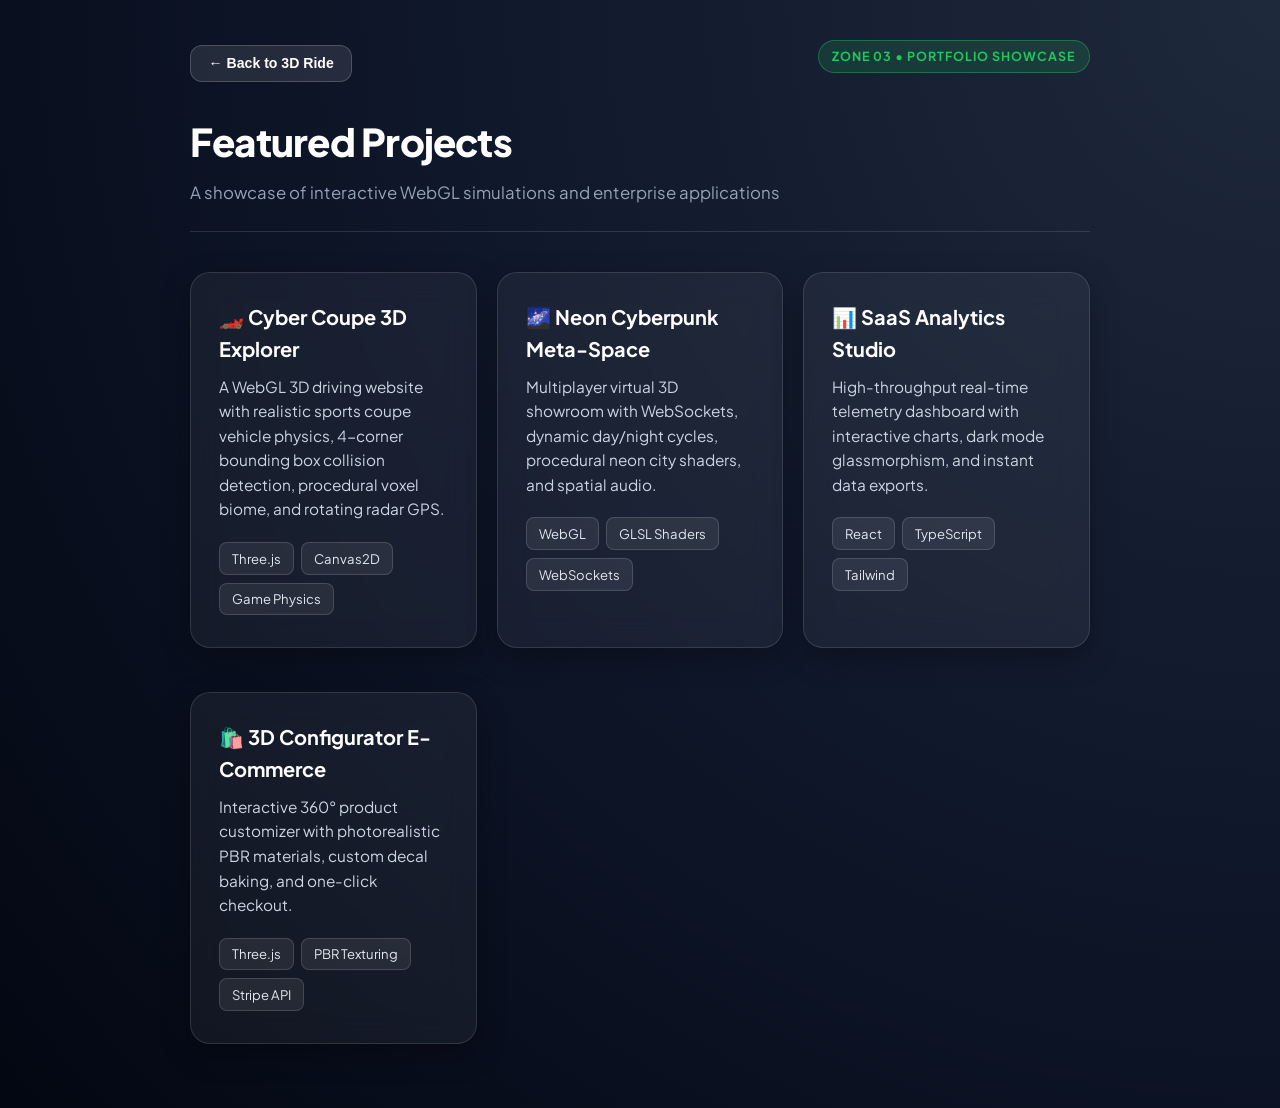
<file: pages/projects.html>
<!DOCTYPE html>
<html lang="en">
<head>
  <meta charset="UTF-8">
  <meta name="viewport" content="width=device-width, initial-scale=1.0">
  <title>Zone 3: Projects</title>
  <link rel="stylesheet" href="pages.css">
  <link href="https://fonts.googleapis.com/css2?family=Plus+Jakarta+Sans:wght@400;500;600;700;800&display=swap" rel="stylesheet">
</head>
<body>
  <div class="page-container">
    <div class="back-bar">
      <button class="back-btn" onclick="window.parent.closePageModal ? window.parent.closePageModal() : window.history.back()">
        ← Back to 3D Ride
      </button>
      <span class="badge" style="color: #22c55e; border-color: rgba(34, 197, 94, 0.4); background: rgba(34, 197, 94, 0.15);">Zone 03 • Portfolio Showcase</span>
    </div>

    <header class="page-header">
      <h1 class="page-title">Featured Projects</h1>
      <p class="page-subtitle">A showcase of interactive WebGL simulations and enterprise applications</p>
    </header>

    <div class="grid-2">
      <div class="card">
        <h3>🏎️ Cyber Coupe 3D Explorer</h3>
        <p>A WebGL 3D driving website with realistic sports coupe vehicle physics, 4-corner bounding box collision detection, procedural voxel biome, and rotating radar GPS.</p>
        <div style="margin-top: 1rem;">
          <span class="skill-tag">Three.js</span>
          <span class="skill-tag">Canvas2D</span>
          <span class="skill-tag">Game Physics</span>
        </div>
      </div>

      <div class="card">
        <h3>🌌 Neon Cyberpunk Meta-Space</h3>
        <p>Multiplayer virtual 3D showroom with WebSockets, dynamic day/night cycles, procedural neon city shaders, and spatial audio.</p>
        <div style="margin-top: 1rem;">
          <span class="skill-tag">WebGL</span>
          <span class="skill-tag">GLSL Shaders</span>
          <span class="skill-tag">WebSockets</span>
        </div>
      </div>

      <div class="card">
        <h3>📊 SaaS Analytics Studio</h3>
        <p>High-throughput real-time telemetry dashboard with interactive charts, dark mode glassmorphism, and instant data exports.</p>
        <div style="margin-top: 1rem;">
          <span class="skill-tag">React</span>
          <span class="skill-tag">TypeScript</span>
          <span class="skill-tag">Tailwind</span>
        </div>
      </div>

      <div class="card">
        <h3>🛍️ 3D Configurator E-Commerce</h3>
        <p>Interactive 360° product customizer with photorealistic PBR materials, custom decal baking, and one-click checkout.</p>
        <div style="margin-top: 1rem;">
          <span class="skill-tag">Three.js</span>
          <span class="skill-tag">PBR Texturing</span>
          <span class="skill-tag">Stripe API</span>
        </div>
      </div>
    </div>
  </div>
</body>
</html>
</file>
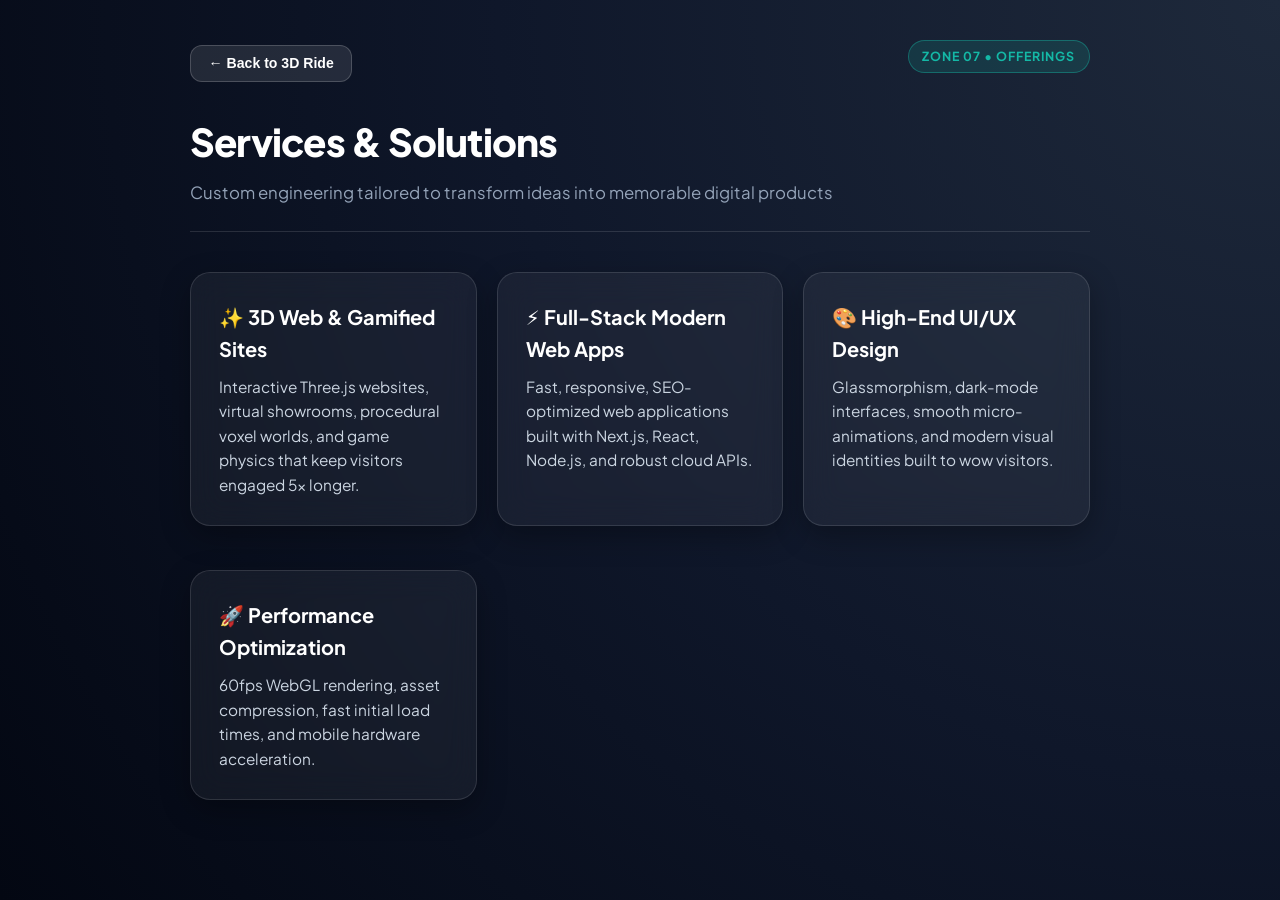
<file: pages/services.html>
<!DOCTYPE html>
<html lang="en">
<head>
  <meta charset="UTF-8">
  <meta name="viewport" content="width=device-width, initial-scale=1.0">
  <title>Zone 7: Services</title>
  <link rel="stylesheet" href="pages.css">
  <link href="https://fonts.googleapis.com/css2?family=Plus+Jakarta+Sans:wght@400;500;600;700;800&display=swap" rel="stylesheet">
</head>
<body>
  <div class="page-container">
    <div class="back-bar">
      <button class="back-btn" onclick="window.parent.closePageModal ? window.parent.closePageModal() : window.history.back()">
        ← Back to 3D Ride
      </button>
      <span class="badge" style="color: #14b8a6; border-color: rgba(20, 184, 166, 0.4); background: rgba(20, 184, 166, 0.15);">Zone 07 • Offerings</span>
    </div>

    <header class="page-header">
      <h1 class="page-title">Services & Solutions</h1>
      <p class="page-subtitle">Custom engineering tailored to transform ideas into memorable digital products</p>
    </header>

    <div class="grid-2">
      <div class="card">
        <h3>✨ 3D Web & Gamified Sites</h3>
        <p>Interactive Three.js websites, virtual showrooms, procedural voxel worlds, and game physics that keep visitors engaged 5x longer.</p>
      </div>

      <div class="card">
        <h3>⚡ Full-Stack Modern Web Apps</h3>
        <p>Fast, responsive, SEO-optimized web applications built with Next.js, React, Node.js, and robust cloud APIs.</p>
      </div>

      <div class="card">
        <h3>🎨 High-End UI/UX Design</h3>
        <p>Glassmorphism, dark-mode interfaces, smooth micro-animations, and modern visual identities built to wow visitors.</p>
      </div>

      <div class="card">
        <h3>🚀 Performance Optimization</h3>
        <p>60fps WebGL rendering, asset compression, fast initial load times, and mobile hardware acceleration.</p>
      </div>
    </div>
  </div>
</body>
</html>
</file>
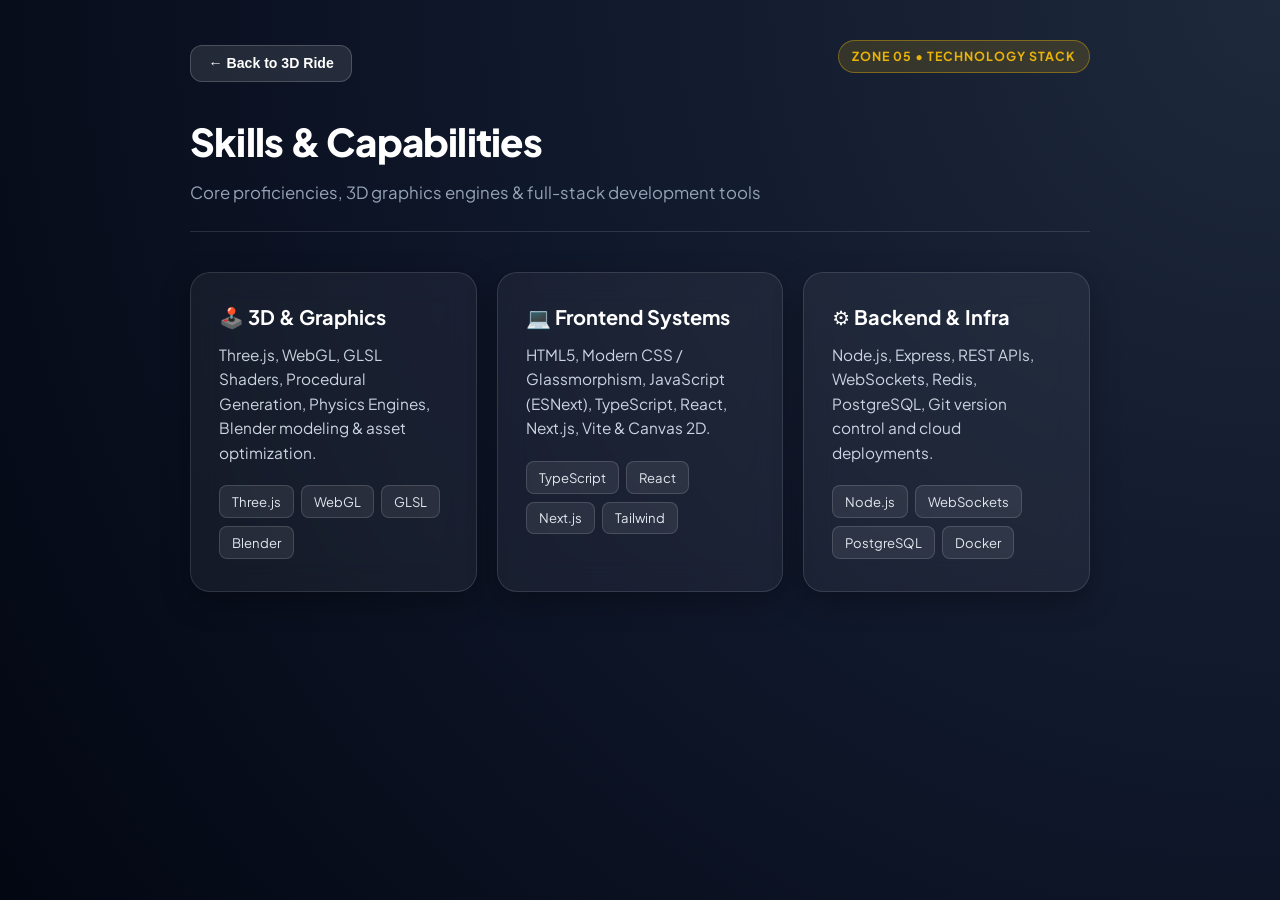
<file: pages/skills.html>
<!DOCTYPE html>
<html lang="en">
<head>
  <meta charset="UTF-8">
  <meta name="viewport" content="width=device-width, initial-scale=1.0">
  <title>Zone 5: Skills & Tech Stack</title>
  <link rel="stylesheet" href="pages.css">
  <link href="https://fonts.googleapis.com/css2?family=Plus+Jakarta+Sans:wght@400;500;600;700;800&display=swap" rel="stylesheet">
</head>
<body>
  <div class="page-container">
    <div class="back-bar">
      <button class="back-btn" onclick="window.parent.closePageModal ? window.parent.closePageModal() : window.history.back()">
        ← Back to 3D Ride
      </button>
      <span class="badge" style="color: #eab308; border-color: rgba(234, 179, 8, 0.4); background: rgba(234, 179, 8, 0.15);">Zone 05 • Technology Stack</span>
    </div>

    <header class="page-header">
      <h1 class="page-title">Skills & Capabilities</h1>
      <p class="page-subtitle">Core proficiencies, 3D graphics engines & full-stack development tools</p>
    </header>

    <div class="grid-3">
      <div class="card">
        <h3>🕹️ 3D & Graphics</h3>
        <p>Three.js, WebGL, GLSL Shaders, Procedural Generation, Physics Engines, Blender modeling & asset optimization.</p>
        <div style="margin-top: 1rem;">
          <span class="skill-tag">Three.js</span>
          <span class="skill-tag">WebGL</span>
          <span class="skill-tag">GLSL</span>
          <span class="skill-tag">Blender</span>
        </div>
      </div>

      <div class="card">
        <h3>💻 Frontend Systems</h3>
        <p>HTML5, Modern CSS / Glassmorphism, JavaScript (ESNext), TypeScript, React, Next.js, Vite & Canvas 2D.</p>
        <div style="margin-top: 1rem;">
          <span class="skill-tag">TypeScript</span>
          <span class="skill-tag">React</span>
          <span class="skill-tag">Next.js</span>
          <span class="skill-tag">Tailwind</span>
        </div>
      </div>

      <div class="card">
        <h3>⚙️ Backend & Infra</h3>
        <p>Node.js, Express, REST APIs, WebSockets, Redis, PostgreSQL, Git version control and cloud deployments.</p>
        <div style="margin-top: 1rem;">
          <span class="skill-tag">Node.js</span>
          <span class="skill-tag">WebSockets</span>
          <span class="skill-tag">PostgreSQL</span>
          <span class="skill-tag">Docker</span>
        </div>
      </div>
    </div>
  </div>
</body>
</html>
</file>
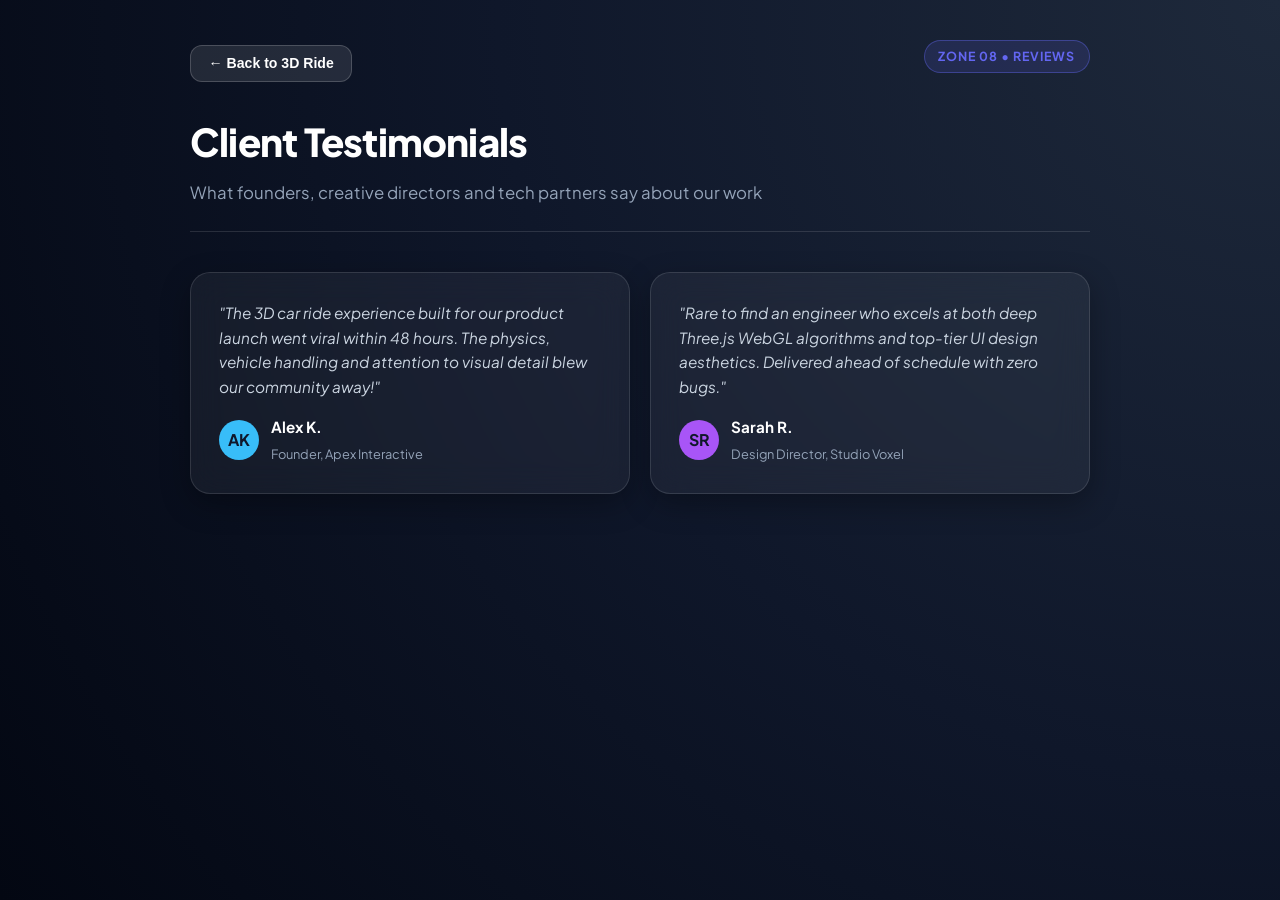
<file: pages/testimonials.html>
<!DOCTYPE html>
<html lang="en">
<head>
  <meta charset="UTF-8">
  <meta name="viewport" content="width=device-width, initial-scale=1.0">
  <title>Zone 8: Testimonials</title>
  <link rel="stylesheet" href="pages.css">
  <link href="https://fonts.googleapis.com/css2?family=Plus+Jakarta+Sans:wght@400;500;600;700;800&display=swap" rel="stylesheet">
</head>
<body>
  <div class="page-container">
    <div class="back-bar">
      <button class="back-btn" onclick="window.parent.closePageModal ? window.parent.closePageModal() : window.history.back()">
        ← Back to 3D Ride
      </button>
      <span class="badge" style="color: #6366f1; border-color: rgba(99, 102, 241, 0.4); background: rgba(99, 102, 241, 0.15);">Zone 08 • Reviews</span>
    </div>

    <header class="page-header">
      <h1 class="page-title">Client Testimonials</h1>
      <p class="page-subtitle">What founders, creative directors and tech partners say about our work</p>
    </header>

    <div class="grid-2">
      <div class="card">
        <p style="font-style: italic; margin-bottom: 1rem;">"The 3D car ride experience built for our product launch went viral within 48 hours. The physics, vehicle handling and attention to visual detail blew our community away!"</p>
        <div style="display: flex; align-items: center; gap: 0.75rem;">
          <div style="width: 40px; height: 40px; border-radius: 50%; background: #38bdf8; display: flex; align-items: center; justify-content: center; font-weight: bold; color: #0f172a;">AK</div>
          <div>
            <h4 style="color: #fff; font-size: 0.95rem;">Alex K.</h4>
            <span style="font-size: 0.8rem; color: #94a3b8;">Founder, Apex Interactive</span>
          </div>
        </div>
      </div>

      <div class="card">
        <p style="font-style: italic; margin-bottom: 1rem;">"Rare to find an engineer who excels at both deep Three.js WebGL algorithms and top-tier UI design aesthetics. Delivered ahead of schedule with zero bugs."</p>
        <div style="display: flex; align-items: center; gap: 0.75rem;">
          <div style="width: 40px; height: 40px; border-radius: 50%; background: #a855f7; display: flex; align-items: center; justify-content: center; font-weight: bold; color: #0f172a;">SR</div>
          <div>
            <h4 style="color: #fff; font-size: 0.95rem;">Sarah R.</h4>
            <span style="font-size: 0.8rem; color: #94a3b8;">Design Director, Studio Voxel</span>
          </div>
        </div>
      </div>
    </div>
  </div>
</body>
</html>
</file>
<file: pages/pages.css>
:root {
  --bg-gradient: radial-gradient(circle at top right, #1e293b, #0f172a, #030712);
  --card-bg: rgba(255, 255, 255, 0.05);
  --card-border: rgba(255, 255, 255, 0.12);
  --accent-blue: #38bdf8;
  --accent-purple: #a855f7;
  --accent-green: #22c55e;
  --accent-amber: #eab308;
  --accent-rose: #f43f5e;
  --text-main: #f8fafc;
  --text-muted: #94a3b8;
  --font-family: 'Plus Jakarta Sans', system-ui, -apple-system, sans-serif;
}

* {
  box-sizing: border-box;
  margin: 0;
  padding: 0;
}

body {
  font-family: var(--font-family);
  background: var(--bg-gradient);
  color: var(--text-main);
  min-height: 100vh;
  padding: 2.5rem 2rem;
  line-height: 1.6;
}

.page-container {
  max-width: 900px;
  margin: 0 auto;
  animation: fadeIn 0.4s ease-out;
}

@keyframes fadeIn {
  from {
    opacity: 0;
    transform: translateY(16px);
  }

  to {
    opacity: 1;
    transform: translateY(0);
  }
}

.page-header {
  margin-bottom: 2.5rem;
  padding-bottom: 1.5rem;
  border-bottom: 1px solid var(--card-border);
  position: relative;
}

.badge {
  display: inline-flex;
  align-items: center;
  gap: 0.5rem;
  padding: 0.35rem 0.85rem;
  border-radius: 9999px;
  font-size: 0.78rem;
  font-weight: 700;
  letter-spacing: 0.08em;
  text-transform: uppercase;
  margin-bottom: 0.85rem;
  background: rgba(56, 189, 248, 0.15);
  color: var(--accent-blue);
  border: 1px solid rgba(56, 189, 248, 0.3);
}

.page-title {
  font-size: 2.4rem;
  font-weight: 800;
  letter-spacing: -0.02em;
  background: linear-gradient(135deg, #ffffff 40%, #94a3b8 100%);
  -webkit-background-clip: text;
  -webkit-text-fill-color: transparent;
  margin-bottom: 0.5rem;
}

.page-subtitle {
  color: var(--text-muted);
  font-size: 1.05rem;
}

.card {
  background: var(--card-bg);
  border: 1px solid var(--card-border);
  backdrop-filter: blur(16px);
  -webkit-backdrop-filter: blur(16px);
  border-radius: 1.25rem;
  padding: 1.75rem;
  margin-bottom: 1.5rem;
  box-shadow: 0 10px 30px rgba(0, 0, 0, 0.3);
  transition: transform 0.2s ease, border-color 0.2s ease;
}

.card:hover {
  border-color: rgba(255, 255, 255, 0.22);
}

.grid-2 {
  display: grid;
  grid-template-columns: repeat(auto-fit, minmax(280px, 1fr));
  gap: 1.25rem;
}

.grid-3 {
  display: grid;
  grid-template-columns: repeat(auto-fit, minmax(240px, 1fr));
  gap: 1.25rem;
}

h3 {
  font-size: 1.25rem;
  margin-bottom: 0.6rem;
  color: #fff;
  font-weight: 700;
}

p {
  color: #cbd5e1;
  font-size: 0.96rem;
}

.back-bar {
  display: flex;
  justify-content: space-between;
  align-items: center;
  margin-bottom: 1.5rem;
}

.back-btn {
  display: inline-flex;
  align-items: center;
  gap: 0.5rem;
  background: rgba(255, 255, 255, 0.1);
  color: #fff;
  border: 1px solid rgba(255, 255, 255, 0.18);
  padding: 0.6rem 1.1rem;
  border-radius: 0.75rem;
  font-size: 0.88rem;
  font-weight: 600;
  cursor: pointer;
  text-decoration: none;
  transition: all 0.2s;
}

.back-btn:hover {
  background: rgba(255, 255, 255, 0.2);
  transform: translateX(-3px);
}

.btn-primary {
  display: inline-flex;
  align-items: center;
  gap: 0.5rem;
  background: linear-gradient(135deg, #0284c7, #2563eb);
  color: #fff;
  border: none;
  padding: 0.7rem 1.4rem;
  border-radius: 0.75rem;
  font-size: 0.92rem;
  font-weight: 700;
  cursor: pointer;
  text-decoration: none;
  transition: transform 0.2s, box-shadow 0.2s;
}

.btn-primary:hover {
  transform: translateY(-2px);
  box-shadow: 0 8px 20px rgba(37, 99, 235, 0.4);
}

.skill-tag {
  display: inline-block;
  padding: 0.3rem 0.75rem;
  background: rgba(255, 255, 255, 0.08);
  border: 1px solid rgba(255, 255, 255, 0.14);
  border-radius: 0.5rem;
  font-size: 0.82rem;
  margin: 0.25rem 0.25rem 0.25rem 0;
  color: #e2e8f0;
}

.timeline-item {
  border-left: 2px solid var(--accent-blue);
  padding-left: 1.5rem;
  margin-bottom: 1.5rem;
  position: relative;
}

.timeline-item::before {
  content: '';
  position: absolute;
  left: -6px;
  top: 4px;
  width: 10px;
  height: 10px;
  border-radius: 50%;
  background: var(--accent-blue);
  box-shadow: 0 0 10px var(--accent-blue);
}

.timeline-date {
  font-size: 0.82rem;
  color: var(--accent-blue);
  font-weight: 700;
  text-transform: uppercase;
}

/* ==========================================================================
   CAR SHOWCASE & MULTI-ANGLE GALLERY COMPONENT
   Strictly adheres to existing design tokens: cards, typography, glassmorphism
   ========================================================================== */

.car-card {
  background: var(--card-bg);
  border: 1px solid var(--card-border);
  backdrop-filter: blur(16px);
  -webkit-backdrop-filter: blur(16px);
  border-radius: 1.5rem;
  padding: 1.75rem;
  margin-bottom: 2rem;
  box-shadow: 0 20px 40px rgba(0, 0, 0, 0.35);
  transition: border-color 0.25s ease, box-shadow 0.25s ease;
  position: relative;
  overflow: hidden;
}

.car-card:hover {
  border-color: rgba(56, 189, 248, 0.3);
  box-shadow: 0 24px 50px rgba(0, 0, 0, 0.45);
}

.car-card-header {
  display: flex;
  justify-content: space-between;
  align-items: flex-start;
  margin-bottom: 1.25rem;
  gap: 1rem;
  flex-wrap: wrap;
}

.car-badge-row {
  display: flex;
  align-items: center;
  gap: 0.6rem;
  margin-bottom: 0.5rem;
  flex-wrap: wrap;
}

.view-indicator-pill {
  font-size: 0.72rem;
  font-weight: 800;
  letter-spacing: 0.06em;
  text-transform: uppercase;
  padding: 0.3rem 0.75rem;
  border-radius: 9999px;
  background: rgba(255, 255, 255, 0.08);
  color: #e2e8f0;
  border: 1px solid rgba(255, 255, 255, 0.14);
}

.car-title {
  font-size: 1.9rem;
  font-weight: 800;
  letter-spacing: -0.02em;
  color: #ffffff;
  margin-bottom: 0.35rem;
  line-height: 1.2;
}

.car-subtitle {
  color: var(--text-muted);
  font-size: 0.95rem;
  line-height: 1.5;
}

.car-status-pill {
  display: inline-flex;
  align-items: center;
  gap: 0.5rem;
  background: rgba(34, 197, 94, 0.12);
  border: 1px solid rgba(34, 197, 94, 0.3);
  padding: 0.4rem 0.9rem;
  border-radius: 9999px;
  font-size: 0.75rem;
  font-weight: 700;
  color: var(--accent-green);
  letter-spacing: 0.04em;
  white-space: nowrap;
}

.pulse-dot {
  width: 7px;
  height: 7px;
  border-radius: 50%;
  background-color: var(--accent-green);
  box-shadow: 0 0 8px var(--accent-green);
  animation: pulseGreen 2s infinite;
}

@keyframes pulseGreen {
  0% { transform: scale(0.95); box-shadow: 0 0 0 0 rgba(34, 197, 94, 0.7); }
  70% { transform: scale(1); box-shadow: 0 0 0 6px rgba(34, 197, 94, 0); }
  100% { transform: scale(0.95); box-shadow: 0 0 0 0 rgba(34, 197, 94, 0); }
}

/* Main Image Viewport Area */
.car-stage-wrapper {
  margin-bottom: 1.5rem;
}

.car-stage {
  position: relative;
  width: 100%;
  height: 380px;
  background: #ffffff;
  border-radius: 1.15rem;
  overflow: hidden;
  display: flex;
  align-items: center;
  justify-content: center;
  border: 1px solid rgba(255, 255, 255, 0.2);
  box-shadow: inset 0 2px 10px rgba(0, 0, 0, 0.05), 0 10px 25px rgba(0, 0, 0, 0.25);
  user-select: none;
  cursor: zoom-in;
}

.car-stage::after {
  content: '';
  position: absolute;
  bottom: 0;
  left: 0;
  right: 0;
  height: 35%;
  background: radial-gradient(ellipse at 50% 100%, rgba(0, 0, 0, 0.08) 0%, transparent 70%);
  pointer-events: none;
}

.car-main-img {
  width: 100%;
  height: 100%;
  max-height: 100%;
  object-fit: contain;
  display: block;
  transition: opacity 0.24s cubic-bezier(0.16, 1, 0.3, 1), transform 0.24s cubic-bezier(0.16, 1, 0.3, 1);
  will-change: opacity, transform;
}

.car-main-img.switching {
  opacity: 0.45;
  transform: scale(0.985);
}

/* Floating Angle Badge */
.angle-floating-tag {
  position: absolute;
  top: 14px;
  left: 14px;
  background: rgba(15, 23, 42, 0.88);
  color: #38bdf8;
  border: 1px solid rgba(56, 189, 248, 0.4);
  backdrop-filter: blur(10px);
  -webkit-backdrop-filter: blur(10px);
  padding: 0.4rem 0.85rem;
  border-radius: 9999px;
  font-size: 0.78rem;
  font-weight: 700;
  letter-spacing: 0.03em;
  display: flex;
  align-items: center;
  gap: 0.45rem;
  z-index: 5;
  box-shadow: 0 4px 12px rgba(0, 0, 0, 0.25);
  pointer-events: none;
}

.stage-zoom-hint {
  position: absolute;
  top: 14px;
  right: 14px;
  background: rgba(15, 23, 42, 0.8);
  color: #f8fafc;
  border: 1px solid rgba(255, 255, 255, 0.2);
  backdrop-filter: blur(8px);
  padding: 0.35rem 0.75rem;
  border-radius: 9999px;
  font-size: 0.72rem;
  font-weight: 600;
  display: flex;
  align-items: center;
  gap: 0.35rem;
  z-index: 5;
  cursor: pointer;
  transition: background 0.2s, color 0.2s;
}

.stage-zoom-hint:hover {
  background: rgba(2, 132, 199, 0.9);
  color: #fff;
}

/* Left & Right Arrow Navigation */
.gallery-nav-btn {
  position: absolute;
  top: 50%;
  transform: translateY(-50%);
  background: rgba(15, 23, 42, 0.82);
  color: #ffffff;
  border: 1px solid rgba(255, 255, 255, 0.25);
  width: 44px;
  height: 44px;
  border-radius: 50%;
  display: flex;
  align-items: center;
  justify-content: center;
  cursor: pointer;
  backdrop-filter: blur(8px);
  -webkit-backdrop-filter: blur(8px);
  z-index: 6;
  transition: all 0.2s cubic-bezier(0.16, 1, 0.3, 1);
  box-shadow: 0 4px 12px rgba(0, 0, 0, 0.3);
}

.gallery-nav-btn.prev {
  left: 14px;
}

.gallery-nav-btn.next {
  right: 14px;
}

.gallery-nav-btn:hover {
  background: #0284c7;
  border-color: #38bdf8;
  color: #ffffff;
  transform: translateY(-50%) scale(1.1);
  box-shadow: 0 6px 18px rgba(2, 132, 199, 0.5);
}

.gallery-nav-btn:active {
  transform: translateY(-50%) scale(0.95);
}

/* 5-Angle Thumbnail Gallery Strip */
.thumbnail-strip {
  display: grid;
  grid-template-columns: repeat(5, 1fr);
  gap: 0.85rem;
  margin-top: 1rem;
}

.thumb-btn {
  background: rgba(255, 255, 255, 0.04);
  border: 2px solid rgba(255, 255, 255, 0.12);
  border-radius: 0.85rem;
  padding: 0.5rem;
  cursor: pointer;
  display: flex;
  flex-direction: column;
  align-items: center;
  gap: 0.35rem;
  transition: all 0.22s cubic-bezier(0.16, 1, 0.3, 1);
  outline: none;
  font-family: inherit;
  color: inherit;
  position: relative;
}

.thumb-btn:hover {
  background: rgba(255, 255, 255, 0.08);
  border-color: rgba(255, 255, 255, 0.28);
  transform: translateY(-2px);
}

.thumb-btn:focus-visible {
  border-color: var(--accent-blue);
  box-shadow: 0 0 0 3px rgba(56, 189, 248, 0.35);
}

.thumb-btn.active {
  background: rgba(56, 189, 248, 0.14);
  border-color: var(--accent-blue);
  box-shadow: 0 0 16px rgba(56, 189, 248, 0.32);
  transform: translateY(-2px);
}

.thumb-img-wrap {
  width: 100%;
  height: 58px;
  background: #ffffff;
  border-radius: 0.5rem;
  overflow: hidden;
  display: flex;
  align-items: center;
  justify-content: center;
  box-shadow: inset 0 1px 3px rgba(0, 0, 0, 0.08);
}

.thumb-img-wrap img {
  width: 100%;
  height: 100%;
  object-fit: contain;
  display: block;
}

.thumb-label {
  font-size: 0.76rem;
  font-weight: 700;
  color: var(--text-muted);
  transition: color 0.2s;
  white-space: nowrap;
}

.thumb-btn.active .thumb-label {
  color: #ffffff;
  font-weight: 800;
}

/* Card Footer / Specs & Actions */
.car-footer {
  display: flex;
  justify-content: space-between;
  align-items: center;
  gap: 1rem;
  padding-top: 1.25rem;
  border-top: 1px solid var(--card-border);
  flex-wrap: wrap;
}

.car-tags-row {
  display: flex;
  flex-wrap: wrap;
  gap: 0.4rem;
}

.car-actions-group {
  display: flex;
  align-items: center;
  gap: 0.75rem;
  flex-wrap: wrap;
}

/* Lightbox Fullscreen Modal */
.car-lightbox {
  position: fixed;
  inset: 0;
  background: rgba(10, 15, 28, 0.94);
  backdrop-filter: blur(14px);
  -webkit-backdrop-filter: blur(14px);
  z-index: 1000;
  display: flex;
  flex-direction: column;
  opacity: 0;
  visibility: hidden;
  transition: opacity 0.25s ease, visibility 0.25s ease;
  padding: 1.5rem;
}

.car-lightbox.active {
  opacity: 1;
  visibility: visible;
}

.lightbox-topbar {
  display: flex;
  justify-content: space-between;
  align-items: center;
  margin-bottom: 1rem;
  width: 100%;
  max-width: 1100px;
  margin-left: auto;
  margin-right: auto;
}

.lightbox-title-box {
  display: flex;
  align-items: center;
  gap: 0.75rem;
}

.lightbox-close-btn {
  background: rgba(255, 255, 255, 0.1);
  border: 1px solid rgba(255, 255, 255, 0.2);
  color: #fff;
  width: 42px;
  height: 42px;
  border-radius: 50%;
  display: flex;
  align-items: center;
  justify-content: center;
  font-size: 1.2rem;
  cursor: pointer;
  transition: all 0.2s;
}

.lightbox-close-btn:hover {
  background: rgba(239, 68, 68, 0.85);
  border-color: #ef4444;
  transform: rotate(90deg);
}

.lightbox-body {
  flex: 1;
  display: flex;
  align-items: center;
  justify-content: center;
  position: relative;
  max-width: 1100px;
  width: 100%;
  margin-left: auto;
  margin-right: auto;
}

.lightbox-stage {
  width: 100%;
  height: 70vh;
  background: #ffffff;
  border-radius: 1.25rem;
  display: flex;
  align-items: center;
  justify-content: center;
  position: relative;
  overflow: hidden;
  box-shadow: 0 25px 60px rgba(0, 0, 0, 0.6);
}

.lightbox-img {
  max-width: 95%;
  max-height: 95%;
  object-fit: contain;
  transition: opacity 0.2s ease, transform 0.2s ease;
}

.lightbox-caption-bar {
  text-align: center;
  margin-top: 1rem;
  color: #cbd5e1;
  font-size: 0.95rem;
  font-weight: 600;
}

/* ==========================================================================
   VEHICLE DETAILS PAGE COMPONENTS (car-details.html)
   ========================================================================== */

.details-grid {
  display: grid;
  grid-template-columns: 1.4fr 1fr;
  gap: 1.5rem;
  margin-bottom: 2rem;
}

.angle-card-list {
  display: flex;
  flex-direction: column;
  gap: 0.85rem;
}

.angle-spec-item {
  background: rgba(255, 255, 255, 0.04);
  border: 1px solid var(--card-border);
  border-radius: 1rem;
  padding: 1rem 1.25rem;
  cursor: pointer;
  transition: all 0.2s;
  display: flex;
  gap: 1rem;
  align-items: center;
}

.angle-spec-item:hover,
.angle-spec-item.active {
  background: rgba(56, 189, 248, 0.12);
  border-color: var(--accent-blue);
  transform: translateX(4px);
}

.angle-mini-preview {
  width: 70px;
  height: 48px;
  background: #ffffff;
  border-radius: 0.45rem;
  display: flex;
  align-items: center;
  justify-content: center;
  overflow: hidden;
  flex-shrink: 0;
}

.angle-mini-preview img {
  width: 100%;
  height: 100%;
  object-fit: contain;
}

.angle-spec-text h4 {
  color: #ffffff;
  font-size: 0.95rem;
  margin-bottom: 0.2rem;
}

.angle-spec-text p {
  color: var(--text-muted);
  font-size: 0.82rem;
  line-height: 1.35;
}

/* ==========================================================================
   RESPONSIVE DESIGN BREAKPOINTS
   (Desktop 1440/1200, Tablet 1024/768, Mobile 480/375)
   ========================================================================== */

@media (max-width: 1024px) {
  .details-grid {
    grid-template-columns: 1fr;
  }
  
  .car-stage {
    height: 330px;
  }
}

@media (max-width: 768px) {
  body {
    padding: 1.5rem 1rem;
  }
  
  .car-card {
    padding: 1.25rem;
    border-radius: 1.25rem;
  }
  
  .car-stage {
    height: 270px;
  }

  .car-title {
    font-size: 1.5rem;
  }

  .thumbnail-strip {
    display: flex;
    overflow-x: auto;
    gap: 0.6rem;
    padding-bottom: 6px;
    -webkit-overflow-scrolling: touch;
    scrollbar-width: thin;
  }

  .thumb-btn {
    flex: 0 0 74px;
    min-width: 74px;
  }

  .thumb-img-wrap {
    height: 46px;
  }

  .gallery-nav-btn {
    width: 38px;
    height: 38px;
  }

  .gallery-nav-btn.prev {
    left: 8px;
  }

  .gallery-nav-btn.next {
    right: 8px;
  }

  .car-footer {
    flex-direction: column;
    align-items: stretch;
  }

  .car-actions-group {
    width: 100%;
    justify-content: stretch;
  }

  .car-actions-group > * {
    flex: 1;
    justify-content: center;
  }
}

@media (max-width: 480px) {
  .car-stage {
    height: 220px;
  }

  .angle-floating-tag {
    top: 8px;
    left: 8px;
    font-size: 0.7rem;
    padding: 0.3rem 0.65rem;
  }

  .stage-zoom-hint {
    top: 8px;
    right: 8px;
    font-size: 0.68rem;
    padding: 0.25rem 0.55rem;
  }

  .thumb-btn {
    flex: 0 0 64px;
    min-width: 64px;
    padding: 0.35rem;
  }

  .thumb-img-wrap {
    height: 38px;
  }

  .thumb-label {
    font-size: 0.68rem;
  }

  .car-title {
    font-size: 1.35rem;
  }

  .gallery-nav-btn {
    width: 34px;
    height: 34px;
  }
}
</file>
